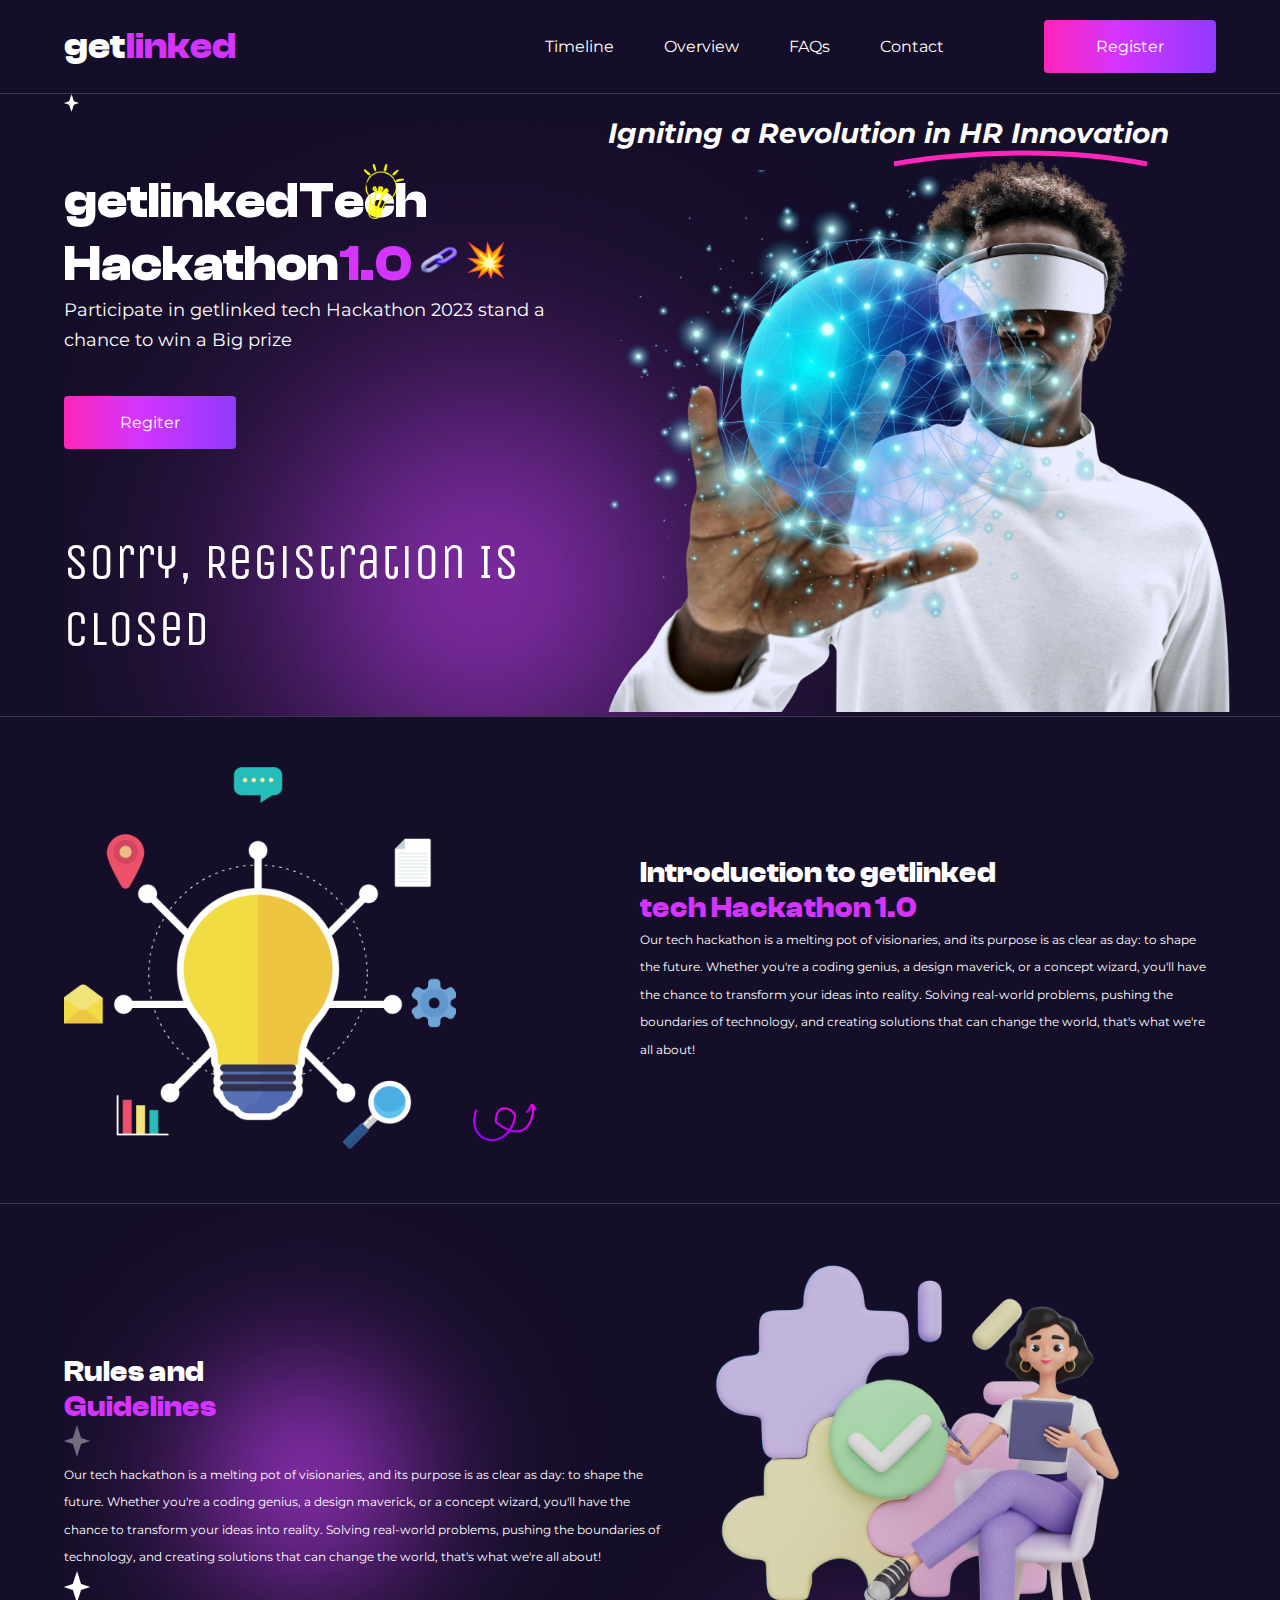
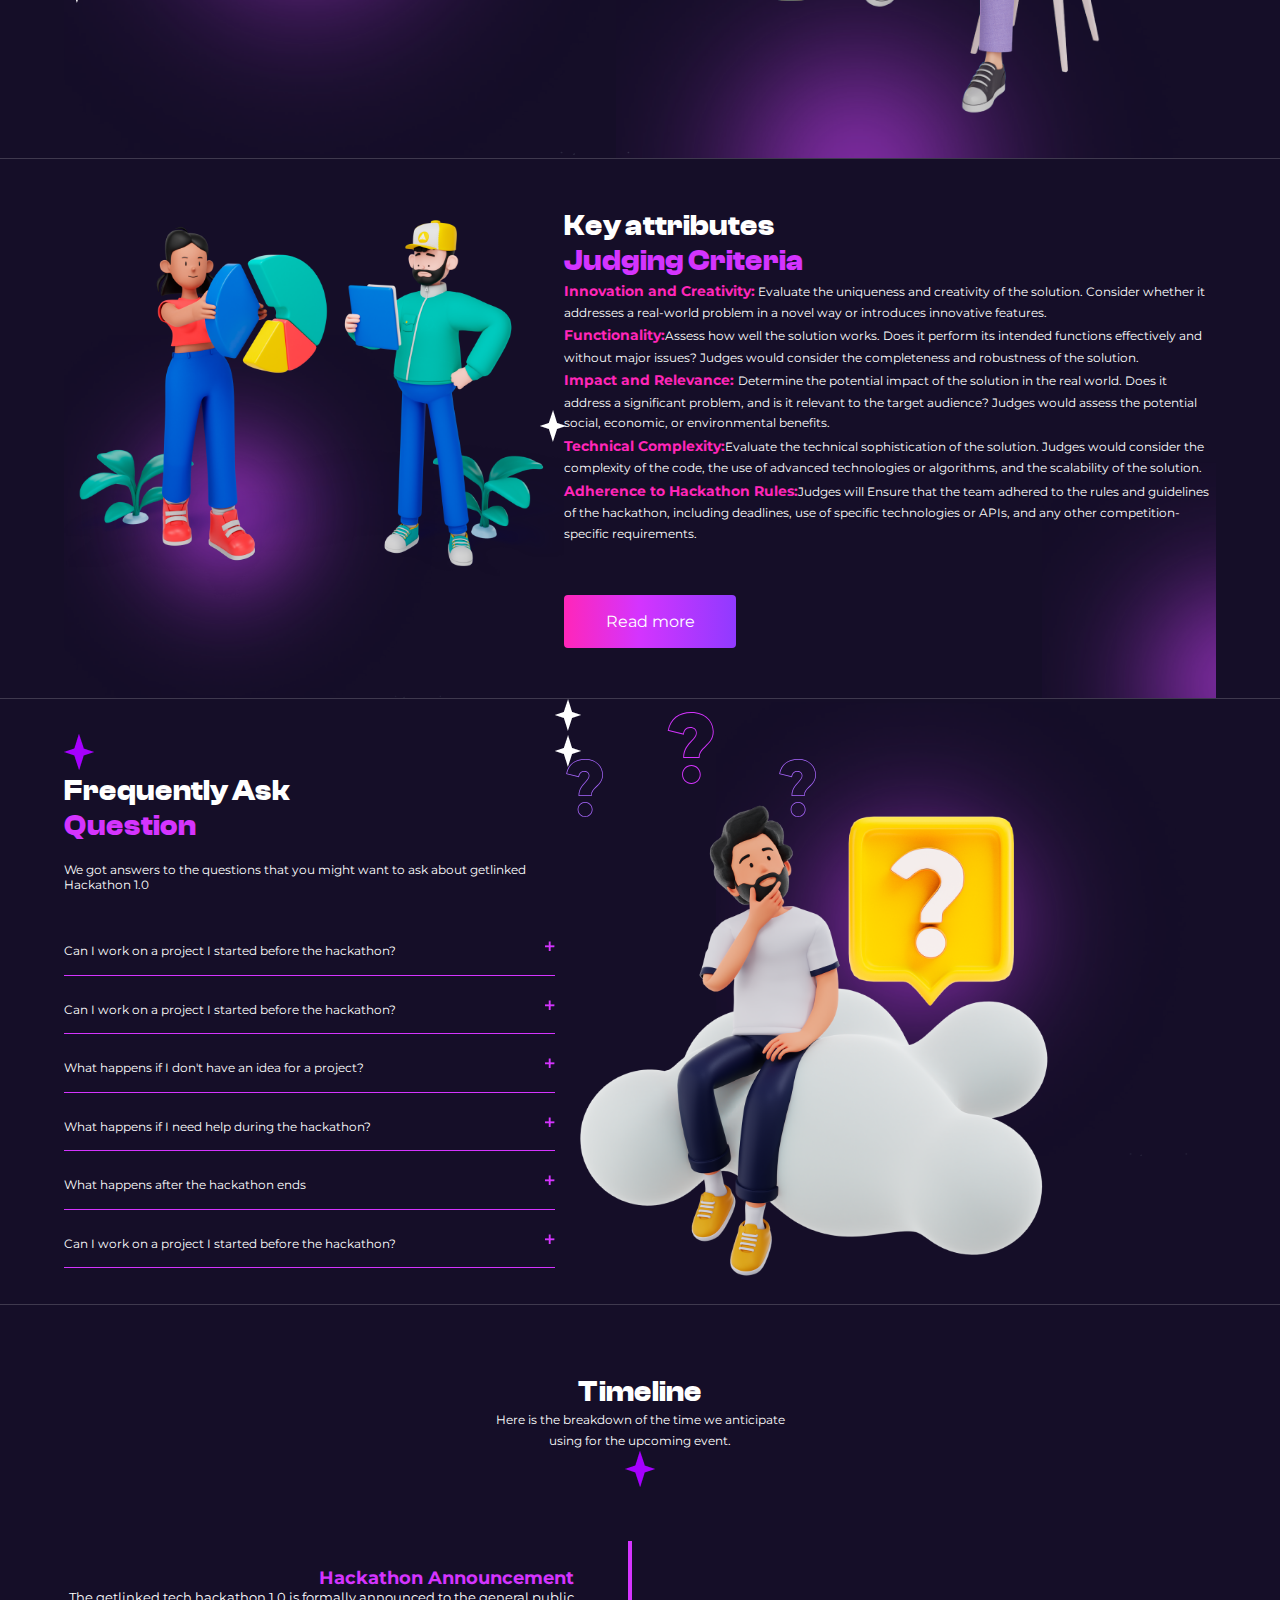
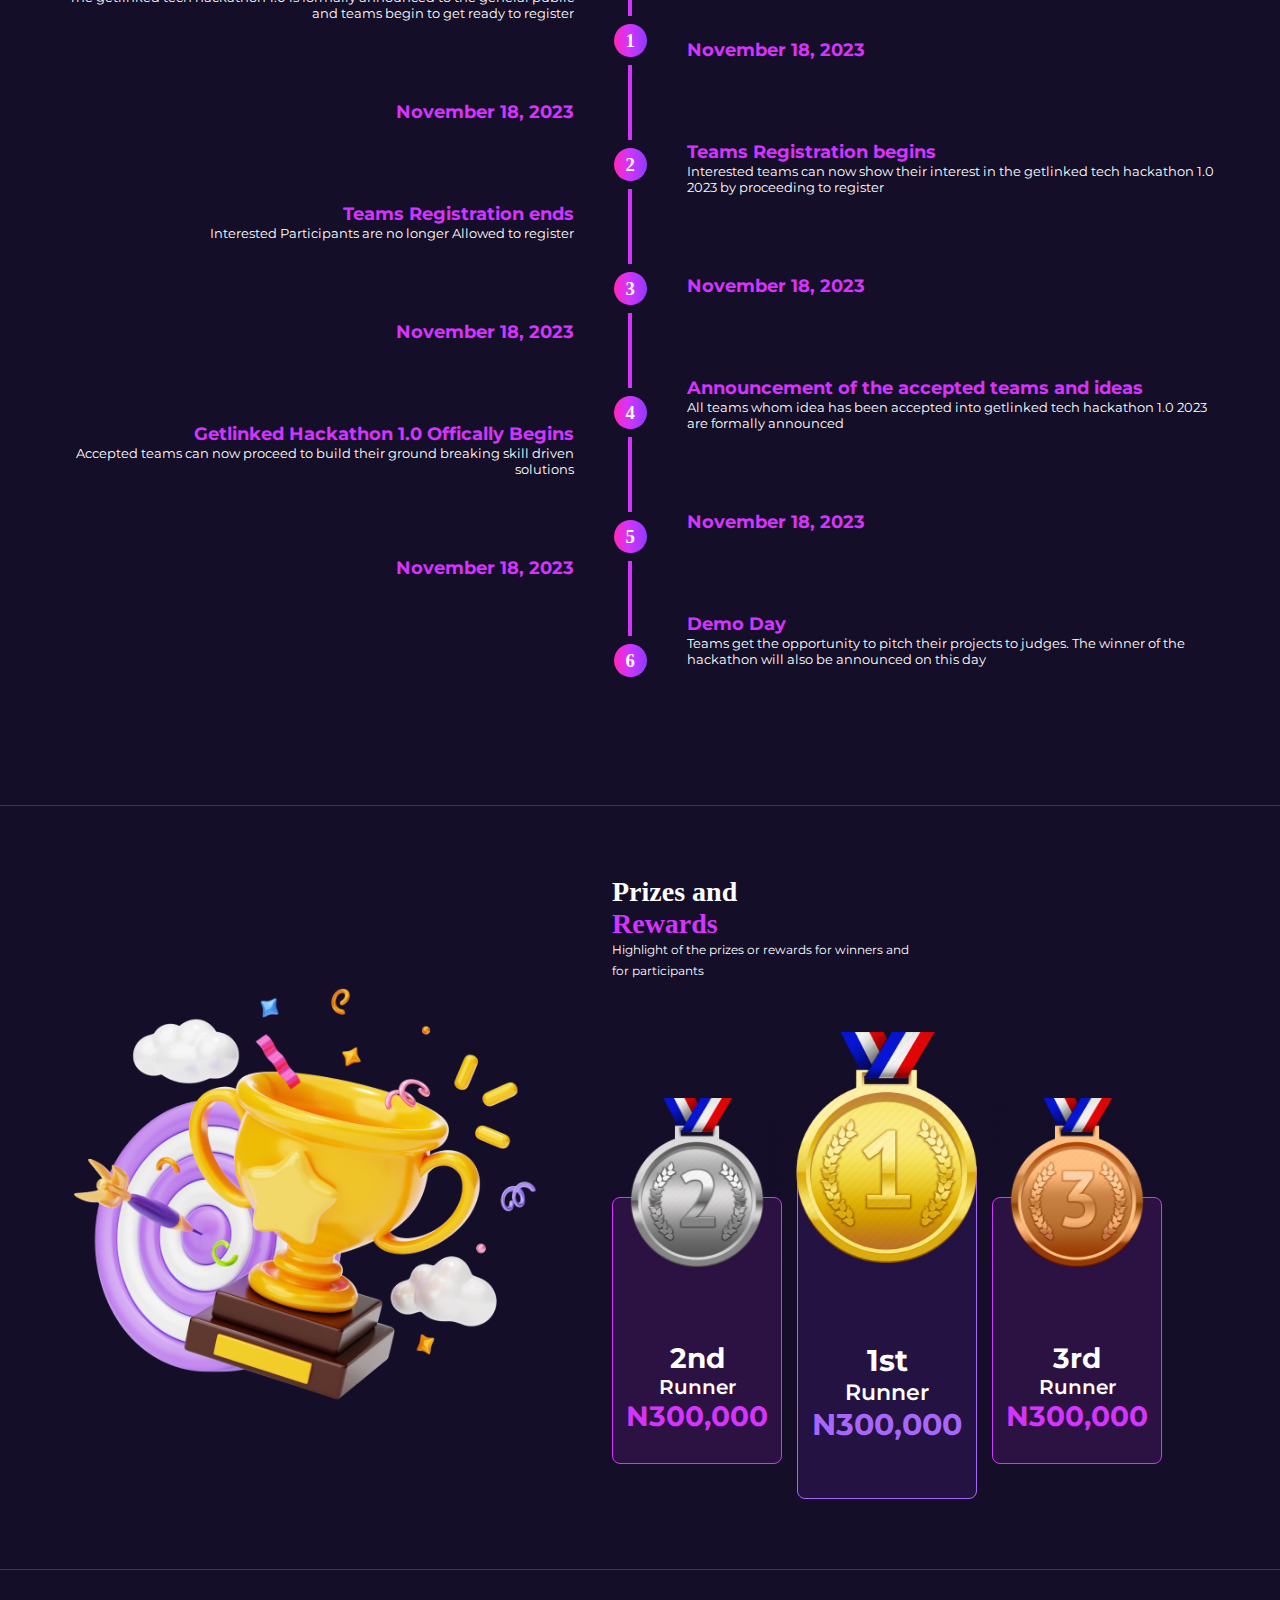
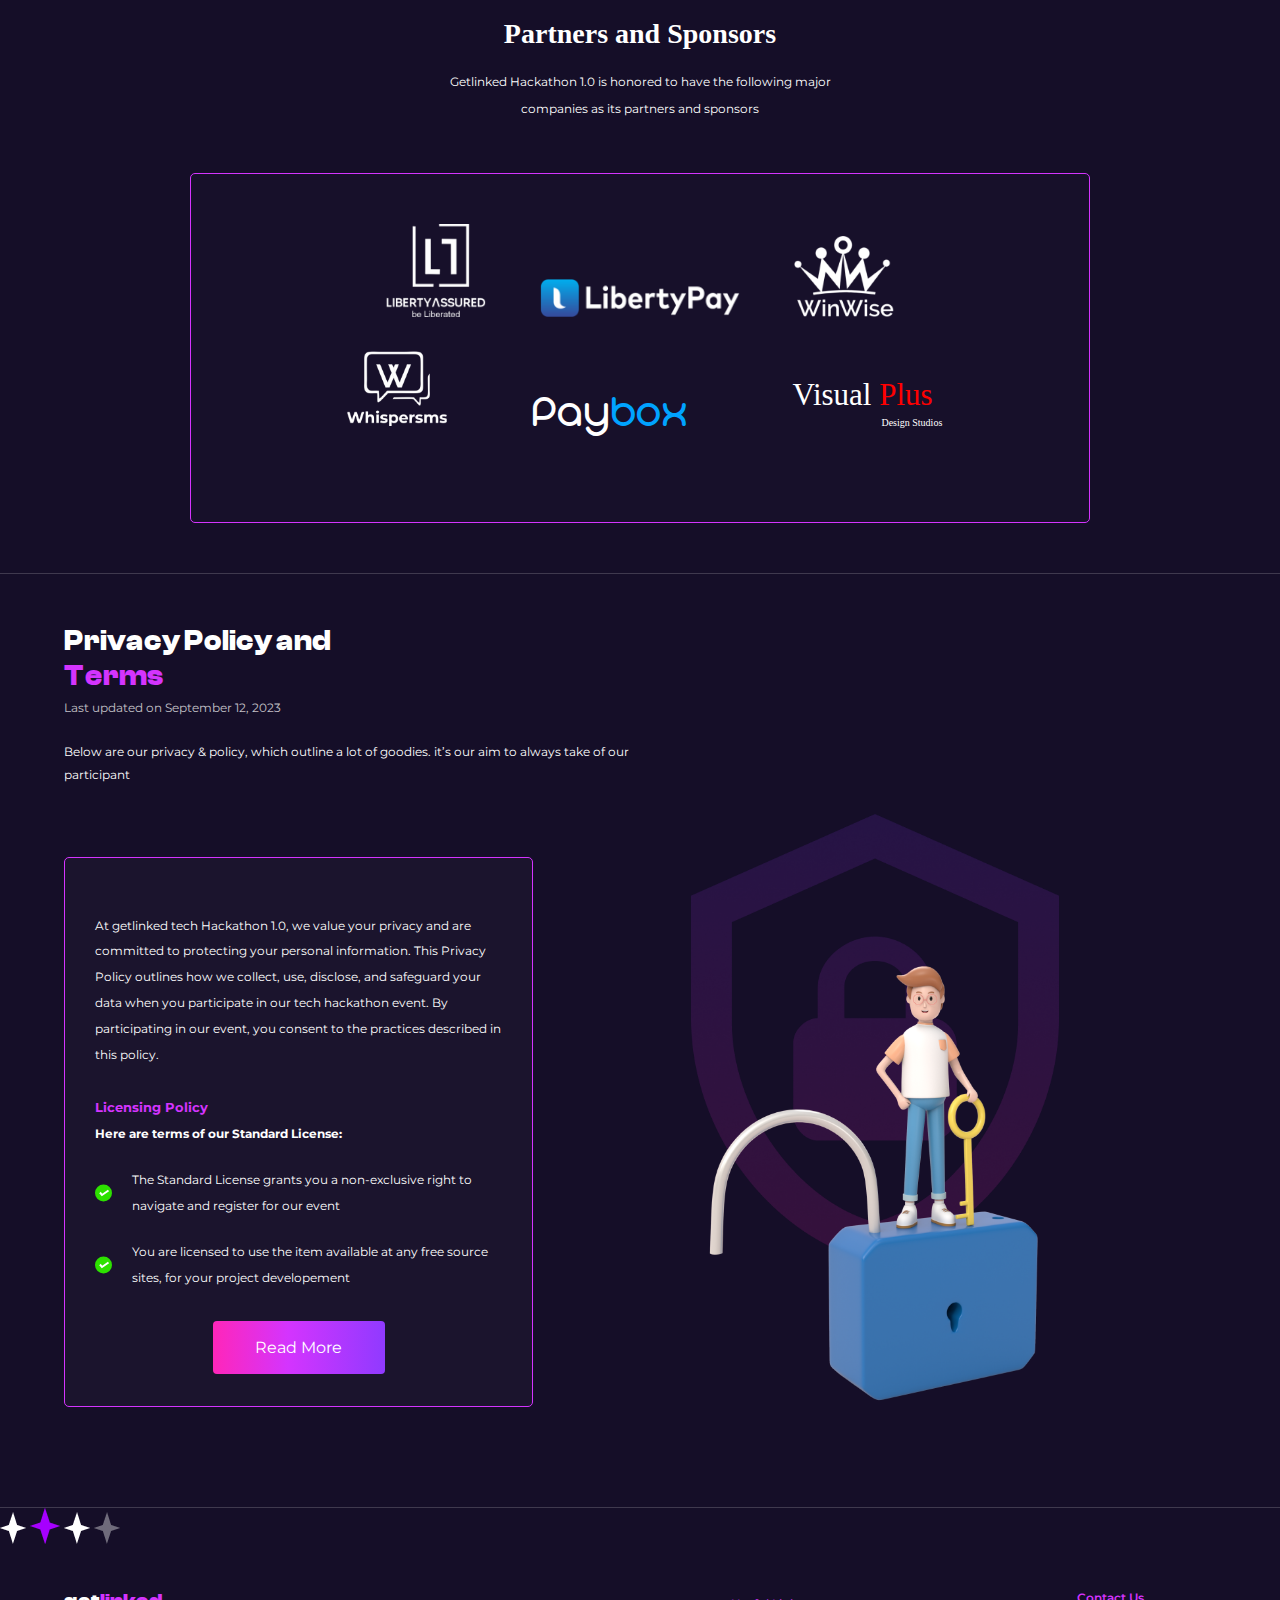
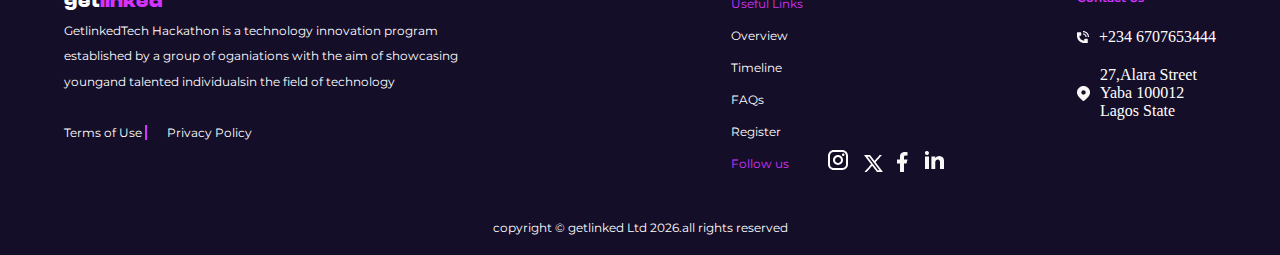
<file: index.html>
<!DOCTYPE html>
<html lang="en">
  <head>
    <meta charset="UTF-8" />
    <meta name="viewport" content="width=device-width, initial-scale=1.0" />
    <title>getlinked Tech Hackathon 1.0</title>
    <link
      rel="stylesheet"
      href="https://cdnjs.cloudflare.com/ajax/libs/font-awesome/6.4.2/css/all.min.css"
      integrity="sha512-z3gLpd7yknf1YoNbCzqRKc4qyor8gaKU1qmn+CShxbuBusANI9QpRohGBreCFkKxLhei6S9CQXFEbbKuqLg0DA=="
      crossorigin="anonymous"
      referrerpolicy="no-referrer" />
    <link rel="stylesheet" href="WEB/css/clash-display.css">
    <link rel="stylesheet" href="/index.css" />
    <link rel="stylesheet" media="(max-width: 600px)" href="mobile.css">
  </head>
  <body>
    <nav id="nav">
      <div class="nav-general-container container">
          <div class="nav-heading">
              <h3>
                  get<span id="logo">linked
              </h3>
              
          </div>
          <div class="nav-links">
              <ul >
                  <a href="#"><li>Timeline</li></a>
                  <a href="#"><li>Overview</li></a>
                  <a href="#"><li>FAQs</li></a>
                  <a id="contact" class="contact" href="/contactpage.html"><li>Contact</li></a>
              </ul>
              <button class="nav_btn"><a href="/regiterpage.html">Register</a>
              </button>
              <img class="close-toggle" src="/images/Vector.svg" alt="open toggle" />
          </div>
            <img class="open-toggle" src="/images/Vector (1).svg" alt="open toggle" />  
      </div>
      <hr class="all_hr" />
    </nav>
  
    <header>
      <div class="header-container container">
        <div class="star">
          <picture>
            <source media="(max-width: 600px)" srcset="images/star mobile.png 1x">
            <img class="star-desktop" src="/images/star.png" alt="Star Image" />
          </picture>
        </div>
        <div class="img-header-content-mobile">
          <h5>Igniting a Revolution in HR Innovation</h5>
            <img class="strike-et-img" src="/images/strike-et-line.svg" alt="Strike Image">
        </div>
        <div class="bulb-container">
          <picture>
            <source media="(max-width: 600px )" srcset="/images/bulb-mobile.png 1x">
            <img class="bulb" src="/images/Creative 1.png" alt="Bulb Image" />
          </picture>
        </div>
        <div class="header-head">
          <div class="header-content">
            <h2>getlinkedTech</h2>
            <h2>Hackathon<span class="num1">1.0</span>
              <picture>
                <source media="(max-width: 600px)" srcset="/images/chain-mobile.png 1x">
                <img class="chain"
                src="/images//chain-9365116-7621444.png "
                  alt="Chain Image" />
              </picture>
                
              <picture>
                <source media="(max-width: 600ox )" srcset="/images/shinnylightmobile.png 1x">
                <img class="shinnylight" src="/images/light.png" alt="Shinny Image">
              </picture>
            </h2>
            <p>
                Participate in getlinked tech Hackathon 2023 stand a chance to
                win a Big prize
            </p>
              <button class="header-btn"><a href="/regiterpage.html">Regiter</a></button>

            <div class="header-counter">
              <h4>00 <sub>D</sub></h4>
              <h4>00 <sub>H</sub></h4>
              <h4>00 <sub>M</sub></h4>
              <h4>00 <sub>S</sub></h4>

              <picture>
                <source media="(max-width: 600px)" srcset="/images/star png mobile.png 1x">
                <img
                    class="bottom-star"
                    src="/images/star buttom.png"
                    alt="" />
              </picture>
            </div>
          </div>
          
          <div class="header-img">
            <div class="img-header-content">
              <h5>Igniting a Revolution in HR Innovation</h5>

              <picture>
                <source media="(max-width: 600px)" srcset="/images/et-img-mobile.svg 1x">
                <img class="strike-et-img" src="/images/strike-et-line.svg" alt="Strike Image">
              </picture>
            </div>
            <div class="img-container">
              <picture>
                <source media="(max-width: 600px)" srcset="/images/man on glassses mobile.png 1x">
                <img class="man-wearing-glasses" src="/images/man-wearing-smart-glasses-touching-virtual-screen 1.png" alt="">
              </picture>
              
              <picture>
                <source media="(max-width:600px)" srcset="/images/Image 1 mobile.png 1x">
                <img class="img-bg" src="/images/Image 1.png" alt="">
              </picture>
            </div>
          </div>
        </div>
      </div>
        <hr class="all_hr" />
    </header>

    <section>
      <div class="section-container container">
        <div class="section-aside">
          <picture>
            <source media="(max-width: 600px)" srcset="/images/the bid idea mobile.png 1x">
            <img class="aside-img" src="/images/the big idea 1.png" alt="big idea image" />
          </picture>
              <img class="arrow" src="/images//arrow.png" alt="Arrow Image">
              
        </div>
        <div class="section-content">
          <h1>Introduction to getlinked</h1>
          <h1>tech Hackathon 1.0</h1>
          <p>
              Our tech hackathon is a melting pot of visionaries, and its
              purpose is as clear as day: to shape the future. Whether you're a
              coding genius, a design maverick, or a concept wizard, you'll have
              the chance to transform your ideas into reality. Solving
              real-world problems, pushing the boundaries of technology, and
              creating solutions that can change the world, that's what we're
              all about!
          </p>
        </div>
      </div>
        <hr class="all_hr" />
    </section>

    <aside>
      <div class="details-container container">
        <div class="details-content">
          <h2>Rules and</h2>
          <h2>Guidelines</h2>
            <img class="details-star" src="/images/star buttom.png" alt="Star Image" />
            <p>
              Our tech hackathon is a melting pot of visionaries, and its
              purpose is as clear as day: to shape the future. Whether you're a
              coding genius, a design maverick, or a concept wizard, you'll have
              the chance to transform your ideas into reality. Solving
              real-world problems, pushing the boundaries of technology, and
              creating solutions that can change the world, that's what we're
              all about!
            </p>
            <img class="details-star-bottom" src="/images/star.png" alt="Star" />
          </div>

          <picture>
            <source media="(max-width: 600px)" srcset="/images/cinderella.png 1x">
            <img class="details-img" src="/images/cinderella.png" alt="details img" />
          </picture>
          
        </div>
        <hr class="all_hr" />
      </aside>
      
      <section class="main-section">
        <div class="sum-container container">
          <picture>
            <source media="(max-width: 600px)" srcset="/images/gamingmobile.png 1x">
            <img class="sum-img" src="/images/gaming.png" alt="Gaming Image">
          </picture>
            <div class="sum-star-bottom">
              <img src="/images/star.png" alt="Star Image" />
            </div>
          <div class="sum-content">
            <h3>Key attributes</h3>
            <h3>Judging Criteria</h3>
            <div class="p-container">
              <p>
                <strong>Innovation and Creativity:</strong> Evaluate the
                uniqueness and creativity of the solution. Consider whether it
                addresses a real-world problem in a novel way or introduces
                innovative features.
              </p>
              <p>
                <strong>Functionality:</strong>Assess how well the solution
                works. Does it perform its intended functions effectively and
                without major issues? Judges would consider the completeness and
                robustness of the solution.
              </p>
              <p>
                <strong>Impact and Relevance: </strong> Determine the potential
                impact of the solution in the real world. Does it address a
                significant problem, and is it relevant to the target audience?
                Judges would assess the potential social, economic, or
                environmental benefits.
              </p>
              <p>
                <strong>Technical Complexity:</strong>Evaluate the technical
                sophistication of the solution. Judges would consider the
                complexity of the code, the use of advanced technologies or
                algorithms, and the scalability of the solution.
              </p>
              <p>
                <strong>Adherence to Hackathon Rules:</strong>Judges will Ensure
                that the team adhered to the rules and guidelines of the
                hackathon, including deadlines, use of specific technologies or
                APIs, and any other competition-specific requirements.
              </p>
            </div>
            <button class="sum-btn"><a href="/regiterpage.html">Read more</a></button>
          </div>
        </div>
        <hr class="all_hr" />
      </section>

      <main>
        <div class="main-container container">
          <div class="main-header">
            <img class="main-top-star" src="/images/star pu.png" alt="" />
            <h2>Frequently Ask</h2>
            <h2>Question</h2>
            <p>
                We got answers to the questions that you might want to ask about
                getlinked Hackathon 1.0
            </p>
            <div class="main-center">
              <div class="main-article">
                <div class="question">
                  <p>
                    Can I work on a project I started before the hackathon?
                  </p>
  
                  <div class="toggle-container">
                    <img class="show-icon" data-target="1" src="images/plus.png" alt="plusIcon">
  
                    <img class="hidden-icon" data-target="1" src="/images/minus-regular-24.png" alt="minusIcon">
                  </div>
                </div>
                <div class="toggle-content" data-content-id="1">
                  Can I work on a project I started before the hackathon?
                </div>
                <hr class="underline"/>
              </div>
              <div class="main-article">
                <div class="question">
                  <p>
                    Can I work on a project I started before the hackathon?
                  </p>
  
                  <div class="toggle-container">
                    <img class="show-icon" data-target="2" src="images/plus.png" alt="">
  
                    <img class="hidden-icon" data-target="2" src="/images/minus-regular-24.png" alt="minusIcon">
                  </div>
  
                </div>
                <div class="toggle-content" data-content-id="2">
                  Can I work on a project I started before the hackathon?
                </div>
                <hr class="underline" />
              </div>
              <div class="main-article">
                <div class="question">
                  <p>
                    What happens if I don't have an idea for a project?
                  </p>
  
                  <div class="toggle-container">
                    <img class="show-icon" data-target="3" src="images/plus.png" alt="plus-icon">
  
                    <img class="hidden-icon" data-target="3" src="/images/minus-regular-24.png" alt="minusIcon">
                  </div>
  
                </div>
                <div class="toggle-content" data-content-id="3">
                  What happens if I don't have an idea for a project?
                </div>
                <hr class="underline" />
              </div>
              <div class="main-article">
                <div class="question">
                  <p>
                    What happens if I need help during the hackathon?
                  </p>
  
                  <div class="toggle-container">
                    <img class="show-icon" data-target="4" src="images/plus.png" alt="">
  
                    <img class="hidden-icon" data-target="4" src="/images/minus-regular-24.png" alt="minusIcon">
  
                  </div>
                </div>
                <div class="toggle-content" data-content-id="4">
                  What happens if I need help during the hackathon?
                </div>
                <hr class="underline" />
              </div>
              <div class="main-article">
                <div class="question">
                  <p>
                    What happens after the hackathon ends
                  </p>
  
                  <div class="toggle-container">
                      <img class="show-icon" data-target="5" src="images/plus.png" alt="">
  
  
                    <img class="hidden-icon" data-target="5" src="/images/minus-regular-24.png" alt="minusIcon">
  
                  </div>
                </div>
                <div class="toggle-content" data-content-id="5">
                  What happens after the hackathon ends
                </div>
                <hr class="underline" />
              </div>
                  
              <div class="main-article">
                <div class="question">
                  <p>
                    Can I work on a project I started before the hackathon?
                  </p>
  
                  <div class="toggle-container">
                    <img class="show-icon" data-target="6" src="images/plus.png" alt="">
  
                    <img class="hidden-icon" data-target="6" src="/images/minus-regular-24.png" alt="minusIcon">
                  </div>
                </div>
                <div class="toggle-content" data-content-id="6">
                  Can I work on a project I started before the hackathon?
                </div>
                  <hr class="underline" />
              </div>
            </div>
          </div>
          <div class="main-aside">
            <div class="question-mark">
              <p id="card1">?</p>
              <p id="card2">?</p>
              <p id="card3">?</p>
            </div>
            <div class="main-star">
              <img src="/images/star.png" alt="" />
            </div>
            <div class="main-bottom-star">
              <img src="/images/star.png" alt="" />
            </div>
            <picture>
              <source media="(max-width: 600px)" srcset="/images/cwok_casual_21 1 (1) mobile.png 1x">
              <img class="main-img" src="/images/cwok_casual_21 1.png" alt="questions-img" />
            </picture>           
          </div>
        </div>
          <hr class="all_hr" />
      </main>

      <article>
        <div class="article-container container">
          <div class="article-header">
            <h1>Timeline</h1>
            <p>
              Here is the breakdown of the time we anticipate <br />
              using for the upcoming event.
            </p>
            <div class="article-star">
              <img src="/images/star pu.png" alt="Star Image" />
            </div>
          </div>
          
          <div class="article-body">
            <div class="main-article-left">
              <h5>Hackathon Announcement</h5>
              <p>
                The getlinked tech hackathon 1.0 is formally announced to the
                general public and teams begin to get ready to register
              </p>
              <h6>November 18, 2023</h6>
              <h5>Teams Registration ends</h5>
              <p>Interested Participants are no longer Allowed to register</p>
              <h6>November 18, 2023</h6>
              <h5>Getlinked Hackathon 1.0 Offically Begins</h5>
              <p>
                Accepted teams can now proceed to build their ground breaking
                skill driven solutions
              </p>
              <h6>November 18, 2023</h6>
              <div class="article-left-star">
                <!-- <img src="/images/star buttom.png" alt="" /> -->
              </div>
            </div>
            <div class="line-outline">
              <div class="line"></div>
              <div class="num-outline">
                <h3>1</h3>
              </div>
              <div class="line"></div>
              <div class="num-outline">
                <h3>2</h3>
              </div>
              <div class="line"></div>
              <div class="num-outline">
                <h3>3</h3>
              </div>
              <div class="line"></div>
              <div class="num-outline">
                <h3>4</h3>
              </div>
              <div class="line"></div>
              <div class="num-outline">
                <h3>5</h3>
              </div>
              <div class="line"></div>
              <div class="num-outline">
                <h3>6</h3>
              </div>
            </div>
            <div class="main-article-right">
              <div class="article-right-star">
                <!-- <img src="/images/star.png" alt="" /> -->
              </div>
              <h6>November 18, 2023</h6>
              <h5>Teams Registration begins</h5>
              <p>
                Interested teams can now show their interest in the getlinked
                tech hackathon 1.0 2023 by proceeding to register
              </p>
              <h6>November 18, 2023</h6>
              <h5>Announcement of the accepted teams and ideas</h5>
              <p>
                All teams whom idea has been accepted into getlinked tech
                hackathon 1.0 2023 are formally announced
              </p>
              <h6>November 18, 2023</h6>
              <h5>Demo Day</h5>
              <p>
                Teams get the opportunity to pitch their projects to judges. The
                winner of the hackathon will also be announced on this day
              </p>
            </div>
          </div>
        </div>
        <hr class="all_hr" />
      </article>

      <figure>
        <div class="award-container container">
          <div class="figure-header-mobile">
            <h2>Prizes and</h2>
            <h2>Rewards</h2>
            <p>
              Highlight of the prizes or rewards for winners and <br> for
              participants
            </p>
          </div>
          <picture>
            <source media="(max-width: 600px)" srcset="/images/awarmobile.png">
            <img class="award-trophy" src="/images/cupaward.png" alt="" />
          </picture>
          <div class="figure-content">
            <div class="figure-header">
              <h2>Prizes and</h2>
              <h2>Rewards</h2>
              <p>
                Highlight of the prizes or rewards for winners and <br> for
                participants
              </p>
            </div>
            <div class="award-prize-container">

              <div class="silver-award">
                <picture>
                  <source media="(max-width: 600px)" srcset="/images/silver_medal 1 mobile.png 1x">
                  <img class="silver-award-img" src="/images/silver_medal 1.png" alt="Silver Award Image" />
                </picture> 
                <div class="silver-award-prize-content">
                  <h5>2nd</h5>
                  <h6>Runner</h6>
                  <h4>N300,000</h4>
                </div>
              </div>
              <div class="gold-award">
                <picture>
                  <source media="(max-width: 600px)" srcset="images/gold_medal 1 mobile.png">
                  <img class="gold-desktop" src="/images/gold_medal 1.png" alt="" />
                </picture>
                <div class="gold-award-prize-content">
                  <h5>1st</h5>
                  <h6>Runner</h6>
                  <h4>N300,000</h4>
                </div>
                
              </div>
              <div class="bronze-award">
                <picture>
                  <source media="(max-width: 600px)" srcset="/images/bronze_medal 1 mobile.png">
                  <img class="bronze-desktop" src="/images/bronze_medal 1.png" alt="" />
                </picture>
                <div class="bronze-award-prize-content">
                  <h5>3rd</h5>
                  <h6>Runner</h6>
                  <h4>N300,000</h4>
                </div>
              </div>
            </div>
          </div>
        </div>
        <hr class="all_hr" />
      </figure>

      <div class="logo-general-container-item">
        <div class="logo-general-container">
          <div class="logo-header">
            <h1>Partners and Sponsors</h1>
            <p>
              Getlinked Hackathon 1.0 is honored to have the following major
              <br />
              companies as its partners and sponsors
            </p>
          </div>
          <div class="logo-container">
            <div class="logo-grid-container">
              <img id="liberty-company"
              src="/images/Liberty company logo white colour.png"
              alt="liberty-logo" />
            <img id="liberty-logo"
              src="/images/Liberty company logo white.png"
              alt="liberty-company-logo" />
              
            <img id="winwise-company"
              src="/images/Winwise logo White colour 1.png"
              alt="winwise-company-logo" />
            <div class="et-logo">
              <img id="wisper-company"
              src="/images/wisper logo white.png"
              alt="wisper-company-logo" />
            <div id="paybox-logo">
              <h1>Pay<span>box</span></h1>
            </div>
            <div id="visualplus-logo">
              <h2>
                Visual <span>Plus</span>
                <p>Design Studios</p>
              </h2>
            </div>
            </div>
            </div>
          </div>
        </div>
        <hr class="all_hr" />
      </div>
      
      <figcaption>
        <div class="figcaption-container container">
          <div class="figcaption-content">
            <div class="figcaption-header">
              <h1>Privacy Policy and</h1>
              <h1>Terms</h1>
              <p>Last updated on September 12, 2023</p>
              <p>
                Below are our privacy & policy, which outline a lot of goodies.
                it’s our aim to always take of our participant
              </p>
            </div>
            <div class="figcaption-main-container">
              <div class="main-content">
                <p>
                  At getlinked tech Hackathon 1.0, we value your privacy and are
                  committed to protecting your personal information. This
                  Privacy Policy outlines how we collect, use, disclose, and
                  safeguard your data when you participate in our tech hackathon
                  event. By participating in our event, you consent to the
                  practices described in this policy.
                </p>
              </div>
              <div class="list-content">
                <h4>Licensing Policy</h4>
                <h5>Here are terms of our Standard License:</h5>

                <ul>
                  <div class="list-item">
                    <img src="/images/list terms.svg" alt="" />
                    <li>
                      The Standard License grants you a non-exclusive right to
                      navigate and register for our event
                    </li>
                  </div>
                  <div class="list-item">
                    <img src="/images/list terms.svg" alt="" />
                    <li>
                      You are licensed to use the item available at any free
                      source sites, for your project developement
                    </li>
                  </div>

                  <button class="figcaption-btn">
                    <a href="#">Read More</a>
                  </button>
                </ul>
              </div>
            </div>
          </div>
          <div class="figcaption-img">
            <picture>
              <source media="(max-width: 600px)" srcset="/images/luck-mobile.png">
              <img class="unluck-img-desktop" src="/images//unlock.png" alt="privacy-img" />
            </picture>
            <picture>
              <source media="(max-width: 600px)" srcset="images/padluck-mobile.png">
              <img class="luck-bg" src="/images/Vector.png" alt="">
            </picture>
          </div>
        </div>
        <hr class="all_hr" />
      </figcaption>
      
      <footer>
        <div class="footer-star">
          <img id="star-top" src="/images/star.png" alt="" />
          <img id="star-bottom" src="/images/star pu.png" alt="" />
          <img id="star-left" src="/images/star.png" alt="" />
          <img id="star-left-bottom" src="/images/star buttom.png" alt="" />
        </div>
        <div class="footer-container container">
          <div class="footer-content">
            <a href="/index.html"><h3>get<span id="footer-logo">linked</span></h3></a>
            <p>
              GetlinkedTech Hackathon is a technology innovation program <br>
              established by a group of oganiations with the aim of showcasing <br>
              youngand talented individualsin the field of technology
            </p>
            <h6>Terms of Use <span>Privacy Policy</span>
            </h6>
          </div>
          <div class="footer-links">
            <ul>
              <a href=""
                ><li><span>Useful Links</span></li></a
              >
              <a href="#"><li>Overview</li></a>
              <a href="#"><li>Timeline</li></a>
              <a href="#"><li>FAQs</li></a>
              <a href="#"><li>Register</li></a>
              <a href="#"><li><span>Follow us</span></li></a>
              <div class="footer-icons">
                <a href="#"><img src="/images/mdi_instagram.svg" alt="instagram icons" /></a>
                <a href="https://twitter.com/mzzpurity?s=11"><img src="/images/twitter.png" alt="twitter icon" /></a>
                <a href="https://web.facebook.com/profile.php?id=100006884268752"><img src="/images/facebook.png" alt="facebook icon" /></a>
                <a href="https://www.linkedin.com/in/fatimatsiyaka"><img src="/images/ri_linkedin-fill.png" alt="linkedin icon" /></a>
              </div>
            </ul>
          </div>
          <div class="footer-info">
            <h2><span>Contact Us</span></h2>
            <div class="footer-contact">
              <img src="/images/call.png" alt="" />
              <p>+234 6707653444</p>
            </div>
            <div class="footer-contact">
              <img src="/images/location.png" alt="" />
              <p id="location">27,Alara Street <br> Yaba 100012 <br> Lagos State</p>
            </div>
          </div>
        </div>
        <div class="footer-end">
          <p>copyright &copy; getlinked Ltd <span id="date"></span>.all rights reserved
          </p>
        </div>
          <a href="#contact" class="topLink scroll-Link">
            <i class="fas fa-arrow-up "></i>  
          </a>    
      </footer>
    </div>
    <script src="/index.js"></script>
  </body>
</html>
</file>
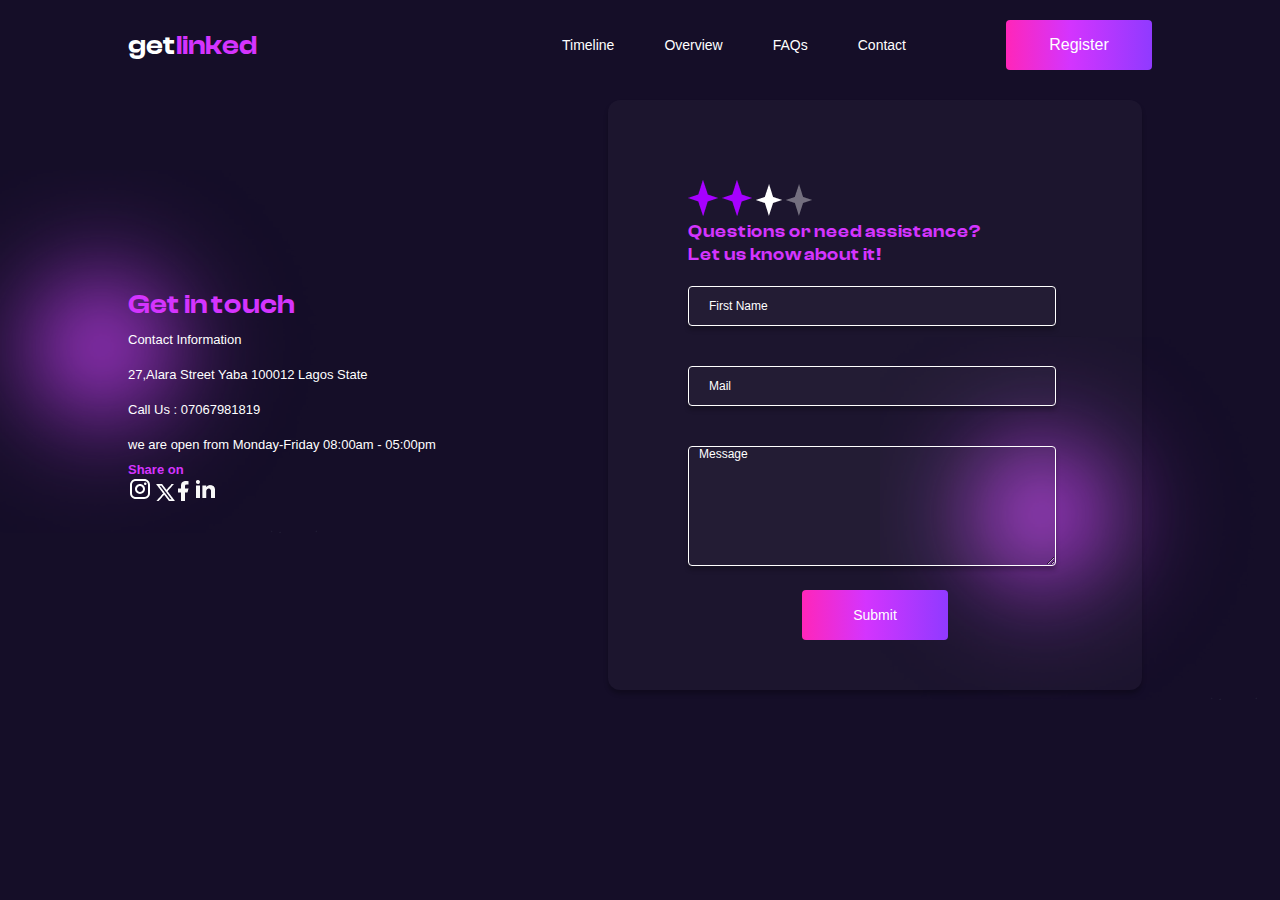
<file: contactpage.html>
<!DOCTYPE html>
<html lang="en">
<head>
    <meta charset="UTF-8">
    <meta name="viewport" content="width=device-width, initial-scale=1.0">
    <title>Contact Page</title>
    <link rel="stylesheet" href="/contactpage.css">
</head>
<body>
    <div class="general-container">
        <nav>
            <div class="nav-general-container container">
                <div class="nav-logo">
                    <a href="/index.html"><h3>
                        get<span id="linked">linked</
                        </h3>
                    </a>
                </div>
                <div class="nav-links">
                    <ul>
                        <a href="#"><li>Timeline</li></a>
                        <a href="#"><li>Overview</li></a>
                        <a href="#"><li>FAQs</li></a>
                        <a href="/contactpage.html"><li><span>Contact</span></li></a>
                    </ul>
                    <button class="nav_btn"><a href="/regiterpage.html">Register</a></button>
                </div>
            </div>
        </nav>
        <section>
            <div class="section-content g-container container">
                <div class="content-info-page ">
                    <h1>Get in touch</h1>
                <p>Contact
                    Information</p>
                    <p>27,Alara Street
                        Yaba 100012
                        Lagos State</p>
                        <p>Call Us : 07067981819</p>
                        <p>we are open from Monday-Friday
                            08:00am - 05:00pm</p>
                            <h4>Share on</h4>
                            <div class="section-icon">
                                <a href="#"><img src="/images/mdi_instagram.svg" alt=""></a>
                                <a href="#"><img src="/images/twitter.png" alt=""></a>
                                <a href="#"><img src="/images/facebook.png" alt=""></a>
                                <a href="#"><img src="/images/ri_linkedin-fill.png" alt=""></a>
                            </div>
                </div>
                <div class="contact-form-page">
                    <div class="contact-star">
                        <img class="top" src="/images/star pu.png" alt="">
                        <img class="bottom" src="/images/star pu.png" alt="">
                        <img class="left" src="/images/star.png" alt="">
                        <img class="right" src="/images/star buttom.png" alt="">
                    </div>
                    <form action="">
                        <a href="/index.html"><img id="next" src="/images/next.png" alt=""></a>
                        <h2>Questions or need assistance?</h2>
                    <h2>Let us know  about it!</h2>
                    <p id="mobile-content">Email us below to any question related 
                        to our event</p>
                    <input type="text" id="fname" placeholder="First Name"> 

                    <input type="email" name="mail" id="mail" placeholder="Mail"> 

                    <textarea name="" id="" cols="30" rows="10">Message</textarea>
                    
                    <button>Submit</button>
                    
                            <div class="mobile-section-icon">
                                <h4>Share on</h4>
                                <a href="#"><img src="/images/mdi_instagram.svg" alt=""></a>
                                <a href="#"><img src="/images/twitter.png" alt=""></a>
                                <a href="#"><img src="/images/facebook.png" alt=""></a>
                                <a href="#"><img src="/images/ri_linkedin-fill.png" alt=""></a>
                            </div>
                    </form>
                </div>                
            </div>
        </section>
    </div>
</file>
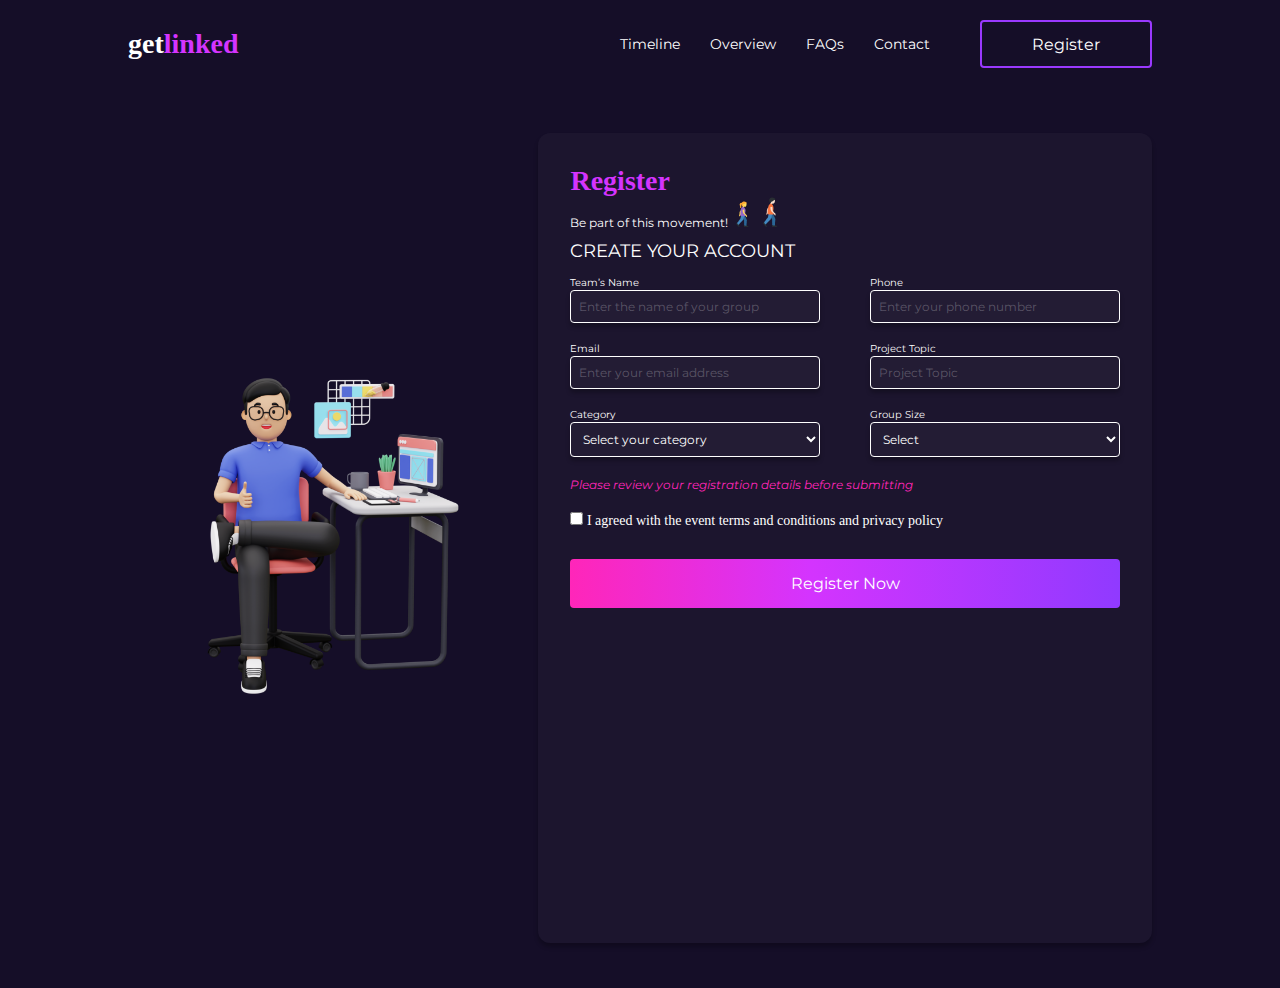
<file: regiterpage.html>
<!DOCTYPE html>
<html lang="en">
<head>
    <meta charset="UTF-8">
    <meta name="viewport" content="width=device-width, initial-scale=1.0">
    <title>Register Page</title>
    <link rel="stylesheet" href="/registerpage.css">
</head>
<body>
    <div class="general-container">
        <nav>
            <div class="nav-general-container container">
                <div class="nav-logo">
                    <a href="/index.html"><h3>
                        get<span id="linked">linked</
                    </h3></a>
                </div>
                <div class="nav-links">
                    <ul>
                        <a href="#"><li>Timeline</li></a>
                        <a href="#"><li>Overview</li></a>
                        <a href="#"><li>FAQs</li></a>
                        <a href="/contactpage.html"><li>Contact</li></a>
                    </ul>
                    <button class="nav_btn"><a href="#">Register</a></button>
                </div>
            </div>
        </nav>
        <section>
            <div class="section-container container">
                <picture>
                    <a href="/index.html"><h1 id="picture-heading">Register</h1></a>
                    <source media="(max-width: 600px)" srcset="/images/register-img-mobile.png">
                    <img class="register-img" src="/images/register.png" alt="">
                </picture>
                <div class="section-content">
                    <h1>Register</h1> 
                    <p>Be part of this movement! <span><img src="/images/img.png" alt=""><img src="/images/image_processing20200511-10310-13mnlsx.png" alt=""></span></p>
                    <h2>CREATE YOUR ACCOUNT</h2>
                    <form action="">
                        <div class="et-form-input">
                            <div class="teamA">
                                <label for="name">Team’s Name</label>
                                <br>
                                <input type="text" id="name" placeholder="Enter the name of your group">
                                <br>
                                <label for="mail">Email</label>
                                <br>
                                <input type="email" id="email" placeholder="Enter your email address">
                                <br>
                                <label for="category">Category</label>
                                <br>
                                <select name="" id="">
                                    <option value="selected">Select your category</option>
                                </select>
                            </div>
                            <div class="teamB">
                                <label for="phone">Phone</label>
                                <br>
                                <input type="tel" id="phone" placeholder="Enter your phone number">
                                <br>
                                <label for="mail">Project Topic</label>
                                <br>
                                <input type="text" id="project" placeholder="Project Topic">
                                <br>
                                <label for="group">Group Size</label>
                                <br>
                                <select name="selected" id="group">
                                    <option value="">
                                        Select
                                    </option>
                                </select>          
                            </div>          
                          
                        </div>
                        <div class="et-form-input-mobile">
                            <label for="name">Team’s Name</label>
                            <br>
                            <input type="text" id="name" placeholder="Enter the name of your group">
                            <br>
                            <label for="phone">Phone</label>
                            <br>
                            <input type="tel" id="phone" placeholder="Enter your phone number">
                            <br>
                            <label for="mail">Email</label>
                            <br>
                            <input type="email" id="email" placeholder="Enter your email address">
                            <br>
                            <label for="mail">Project Topic</label>
                            <br>
                            <input type="text" id="project" placeholder="Project Topic">
                            <br> 
                            <div class="select-container-mobile">
                                <label for="category">Category</label> <br>
                                <select name="select" id="select1">
                                    <option value="selected">Select</option>
                                </select>
                                <label for="group">Group Size</label>                 
                                <select name="selected" id="group">
                                    <option value="">
                                        Select
                                    </option>
                                </select>         
                            </div>
                        </div>
                        <div class="review-text">Please review your registration details before submitting  
                        </div>
                        <div class="footer-label">
                            <input type="checkbox">
                            <label for="text">I agreed with the event terms and conditions  and privacy policy</label>
                        </div>
                        <button class="register-btn" type="button">Register Now</button>   
                    </form>
                </div>         
            </div>
            <div class="modalOverlay">
                <div class="success-message-container">
                    <div class="success-img">
                        <picture>
                            <source media="(max-width: 600px)" srcset="/images/successfully-done-mobile.png">
                            <img class="donemark" src="/images/successfully-done-5108472-4288033 1.png" alt="">
                        </picture>
                        <picture>
                            <source media="(max-width: 600px)" srcset="/images/successful-man-mobile.png">
                            <img class="doneman" src="/images/successful-man-3025713-2526911 1.png" alt="">
                        </picture>
                    </div>
                    <div class="content">
                        <h1>Congratulations <br>
                            you have successfully
                             Registered!</h1>
                             <p>Yes, it was easy and you did it! <br>
                                check your mail box for next step</p>
                                <button class="btn">Back</a></button>
                    </div>
                </div>
            </div>
        </section> 
    </div>   
    <script src="/registerpage.js"></script>
</body>
</html>
</file>
<file: WEB/css/clash-display.css>
/**
 * @license
 *
 * Font Family: Clash Display
 * Designed by: Indian Type Foundry
 * URL: https://www.fontshare.com/fonts/clash-display
 * © 2023 Indian Type Foundry
 *
 * Font Styles:
 * Clash Display Variable(Variable font)
 * Clash Display Extralight
 * Clash Display Light
 * Clash Display Regular
 * Clash Display Medium
 * Clash Display Semibold
 * Clash Display Bold
 *
*/


/**
* This is a variable font
* You can controll variable axes as shown below:
* font-variation-settings: 'wght' 700.0;
*
* available axes:

* 'wght' (range from 200.0 to 700.0)

*/

@font-face {
  font-family: 'ClashDisplay-Variable';
  src: url('../fonts/ClashDisplay-Variable.woff2') format('woff2'),
       url('../fonts/ClashDisplay-Variable.woff') format('woff'),
       url('../fonts/ClashDisplay-Variable.ttf') format('truetype');
       font-weight: 200 700;
       font-display: swap;
       font-style: normal;
}


@font-face {
  font-family: 'ClashDisplay-Extralight';
  src: url('../fonts/ClashDisplay-Extralight.woff2') format('woff2'),
       url('../fonts/ClashDisplay-Extralight.woff') format('woff'),
       url('../fonts/ClashDisplay-Extralight.ttf') format('truetype');
       font-weight: 200;
       font-display: swap;
       font-style: normal;
}


@font-face {
  font-family: 'ClashDisplay-Light';
  src: url('../fonts/ClashDisplay-Light.woff2') format('woff2'),
       url('../fonts/ClashDisplay-Light.woff') format('woff'),
       url('../fonts/ClashDisplay-Light.ttf') format('truetype');
       font-weight: 300;
       font-display: swap;
       font-style: normal;
}


@font-face {
  font-family: 'ClashDisplay-Regular';
  src: url('../fonts/ClashDisplay-Regular.woff2') format('woff2'),
       url('../fonts/ClashDisplay-Regular.woff') format('woff'),
       url('../fonts/ClashDisplay-Regular.ttf') format('truetype');
       font-weight: 400;
       font-display: swap;
       font-style: normal;
}


@font-face {
  font-family: 'ClashDisplay-Medium';
  src: url('../fonts/ClashDisplay-Medium.woff2') format('woff2'),
       url('../fonts/ClashDisplay-Medium.woff') format('woff'),
       url('../fonts/ClashDisplay-Medium.ttf') format('truetype');
       font-weight: 500;
       font-display: swap;
       font-style: normal;
}


@font-face {
  font-family: 'ClashDisplay-Semibold';
  src: url('../fonts/ClashDisplay-Semibold.woff2') format('woff2'),
       url('../fonts/ClashDisplay-Semibold.woff') format('woff'),
       url('../fonts/ClashDisplay-Semibold.ttf') format('truetype');
       font-weight: 600;
       font-display: swap;
       font-style: normal;
}


@font-face {
  font-family: 'ClashDisplay-Bold';
  src: url('../fonts/ClashDisplay-Bold.woff2') format('woff2'),
       url('../fonts/ClashDisplay-Bold.woff') format('woff'),
       url('../fonts/ClashDisplay-Bold.ttf') format('truetype');
       font-weight: 700;
       font-display: swap;
       font-style: normal;
}
</file>
<file: index.css>
@import url("https://fonts.googleapis.com/css2?family=Montserrat:ital,wght@0,100;0,200;0,300;0,400;0,500;0,600;0,700;1,100;1,200;1,300;1,400;1,500;1,600;1,700&display=swap");
@import url("https://fonts.googleapis.com/css2?family=Unica+One&display=swap");

@font-face {
  font-family: "ClashDisplay-Variable";
  src: url("/WEB/fonts/ClashDisplay-Variable.woff2") format("woff2"),
    url("/WEB/fonts/ClashDisplay-Variable.woff") format("woff"),
    url("/WEB/fonts/ClashDisplay-Variable.ttf") format("truetype");
  font-weight: 200 700;
  font-display: swap;
  font-style: normal;
}

@font-face {
  font-family: "ClashDisplay-Extralight";
  src: url("/WEB/fonts/ClashDisplay-Extralight.woff2") format("woff2"),
    url("/WEB/fonts/ClashDisplay-Extralight.woff") format("woff"),
    url("/WEB/fonts/ClashDisplay-Extralight.ttf") format("truetype");
  font-weight: 200;
  font-display: swap;
  font-style: normal;
}

@font-face {
  font-family: "ClashDisplay-Light";
  src: url("/WEB/fonts/ClashDisplay-Light.woff2") format("woff2"),
    url("/WEB/fonts/ClashDisplay-Light.woff") format("woff"),
    url("/WEB/fonts/ClashDisplay-Light.ttf") format("truetype");
  font-weight: 300;
  font-display: swap;
  font-style: normal;
}

@font-face {
  font-family: "ClashDisplay-Regular";
  src: url("/WEB/fonts/ClashDisplay-Regular.woff2") format("woff2"),
    url("/WEB/fonts/ClashDisplay-Regular.woff") format("woff"),
    url("/WEB/fonts/ClashDisplay-Regular.ttf") format("truetype");
  font-weight: 400;
  font-display: swap;
  font-style: normal;
}

@font-face {
  font-family: "ClashDisplay-Medium";
  src: url("/WEB/fonts/ClashDisplay-Medium.woff2") format("woff2"),
    url("/WEB/fonts/ClashDisplay-Medium.woff") format("woff"),
    url("/WEB/fonts/ClashDisplay-Medium.ttf") format("truetype");
  font-weight: 500;
  font-display: swap;
  font-style: normal;
}

@font-face {
  font-family: "ClashDisplay-Semibold";
  src: url("/WEB/fonts/ClashDisplay-Semibold.woff2") format("woff2"),
    url("/WEB/fonts/ClashDisplay-Semibold.woff") format("woff"),
    url("/WEB/fonts/ClashDisplay-Semibold.ttf") format("truetype");
  font-weight: 600;
  font-display: swap;
  font-style: normal;
}

@font-face {
  font-family: "ClashDisplay-Bold";
  src: url("/WEB/fonts/ClashDisplay-Bold.woff2") format("woff2"),
    url("/WEB/fonts/ClashDisplay-Bold.woff") format("woff"),
    url("/WEB/fonts/ClashDisplay-Bold.ttf") format("truetype");
  font-weight: 700;
  font-display: swap;
  font-style: normal;
}

@font-face {
  font-family: "TypoHoop";
  src: url("/WEB/Typo_Hoop_Regular_Demo.otf") format("truetype");
  font-weight: 400;
  font-display: swap;
  font-style: normal;
}
@font-face {
  font-family: "UnicaOne";
  src: url("/WEB/UnicaOne-Regular.ttf") format("truetype");
  font-weight: 400;
  font-display: swap;
  font-style: normal;
}
@font-face {
  font-family: "madeTommyFont";
  src: url("/WEB/madetommyfont/MADE\ TOMMY\ Bold\ Outline_PERSONAL\ USE.otf")
    format("truetype");
  font-weight: 500;
  font-display: swap;
  font-style: normal;
}

* {
  margin: 0;
  padding: 0;
  box-sizing: border-box;
}
:root {
  --white: #ffffff;
  --purple: #d434fe;
  --light-blue: #00a3ff;
  --red: #ff0000;
  --background-color: #150e28;
  --lime-green: #2de100;
  --pink: #ff26b9;
  --dark-purple: #903aff;
  --light-purple: #a866fd;
  --transparent-white: #ffffff.1%;
  --bg-hr: rgba(255, 255, 255, 0.18);
  --btn-background: linear-gradient(
    270deg,
    #903aff 0%,
    #d434fe 56.42%,
    #ff26b9 99.99%,
    #fe34b9 100%
  );
  --unica-one-family: "Unica One", cursive;
  --montensarri-family: "Montserrat", sans-serif;
  --font-size: 16px;
  --normal-style: normal;
  --line-height: normal;
}
html {
  scroll-behavior: smooth;
}
body {
  overflow-x: hidden;
}
.container {
  max-width: 90%;
  margin: 0 auto;
}
.all_hr {
  height: 1px;
  background: var(--bg-hr);
  border: none;
}
.open-toggle {
  display: none;
}
.close-toggle {
  display: none;
}

/* nav */

nav {
  background: var(--background-color);
}
.nav-general-container {
  display: flex;
  align-items: center;
  justify-content: space-between;
  padding: 20px 0;
}
.nav-heading h3 {
  font-size: 36px;
  font-style: var(--normal-style);
  font-weight: 700;
  line-height: var(--line-height);
  color: var(--white);
  font-family: "ClashDisplay-Bold";
}
#logo {
  font-size: 36px;
  font-style: var(--normal-style);
  font-weight: 700;
  line-height: var(--line-height);
  color: var(--purple);
}

.nav-links {
  display: flex;
  align-items: center;
  gap: 100px;
}
.nav-links ul {
  display: flex;
  align-items: center;
  justify-content: center;
  list-style-type: none;
  gap: 50px;
}
.nav-links ul a {
  text-decoration: none;
  color: var(--white);
  list-style-type: none;
  font-family: var(--montensarri-family);
  font-size: var(--font-size);
  font-style: var(--normal-style);
  line-height: var(--line-height);
  font-weight: 400;
  transition: all 0.5s;
}
.nav-links ul a:hover {
  background: var(--btn-background);
  background-clip: text;
  -webkit-background-clip: text;
  -webkit-text-fill-color: transparent;
  transition-timing-function: ease-in-out;
}
.nav_btn {
  width: 172px;
  height: 53px;
  flex-shrink: 0;
  border-radius: 4px;
  background: var(--btn-background);
  border: none;
  font-family: var(--montensarri-family);
  transition: all 0.5s;
}
.nav_btn:hover {
  border: 4px solid var(--pink);
  background: none;
  transition-timing-function: ease-in-out;
  cursor: pointer;
}
.nav_btn a {
  text-decoration: none;
  color: var(--white);
  font-family: var(--montensarri-family);
  font-size: var(--font-size);
  font-style: var(--normal-style);
  line-height: var(--line-height);
  font-weight: 400;
}
.fixedNav {
  position: fixed;
  top: 0;
  left: 0;
  width: 100%;
  z-index: 100;
  background: var(--background-color);
  box-shadow: 0 2px 0 4px rgba(0, 0, 0, 0.1);
}
/* header */

header {
  background-color: var(--background-color);
}
.img-header-content-mobile {
  display: none;
}
.star-desktop {
  width: 15px;
}
.bulb {
  position: absolute;
  width: 40px;
  left: 300px;
  top: 70px;
}
.chain {
  width: 40px;
}
.shinnylight {
  width: 40px;
}
.header-container {
  position: relative;
}
.header-img .strike-et-img {
  position: absolute;
  left: 72%;
}
.header-head {
  display: flex;
  justify-content: center;
  align-items: center;
  background-image: url(/images/lens-flare.png);
  background-repeat: no-repeat;
}
.header-content h2:first-child {
  color: var(--white);
  font-family: "ClashDisplay-Bold";
  font-size: 50px;
  font-style: var(--normal-style);
  font-weight: 700;
}
.header-content h2:nth-child(2) {
  color: var(--white);
  font-family: "ClashDisplay-Bold";
  font-weight: 700;
  font-size: 50px;
  font-style: var(--normal-style);
}
.header-content h2:nth-child(2) span {
  color: var(--purple);
  font-family: "ClashDisplay-Bold";
  font-weight: 700;
  font-size: 50px;
  font-style: var(--normal-style);
}
.header-content p {
  color: var(--white);
  font-family: var(--montensarri-family);
  font-size: 18px;
  font-weight: 400;
  font-style: var(--normal-style);
  line-height: 166%;
}
.header-btn {
  width: 172px;
  height: 53px;
  flex-shrink: 0;
  border-radius: 4px;
  background: var(--btn-background);
  border: none;
  font-family: var(--montensarri-family);
  margin-top: 40px;
  transition: all 0.5s;
}
.header-btn:hover {
  border: 4px solid var(--pink);
  background: none;
  transition-timing-function: ease-in-out;
  cursor: pointer;
}
.header-btn a {
  text-decoration: none;
  color: var(--white);
  font-size: var(--font-size);
  font-style: var(--normal-style);
  line-height: var(--line-height);
  font-weight: 400;
}
.header-counter {
  position: relative;
  display: flex;
  gap: 50px;
  margin-top: 80px;
  align-items: center;
}
.header-counter h4 {
  color: var(--white);
  font-family: "UnicaOne";
  font-size: 50px;
  font-style: var(--normal-style);
  font-weight: 400;
  line-height: 133%;
}
.header-counter sub {
  font-family: var(--montensarri-family);
  font-weight: 400;
  font-size: 10px;
  position: absolute;
  top: 5px;
  /* left: -15px; */
}
.img-container {
  position: relative;
}
.man-wearing-glasses {
  width: 103%;
}
.img-bg {
  position: absolute;
  top: 20px;
  width: 80%;
}
.header-img h5 {
  color: var(--white);
  font-family: var(--montensarri-family);
  font-size: 28px;
  font-style: italic;
  font-weight: 700;
  line-height: var(--line-height);
}

/* section */

section {
  background-color: var(--background-color);
}
.aside-img {
  width: 80%;
}
.section-container {
  position: relative;
  display: flex;
  align-items: center;
  justify-content: space-between;
  padding: 50px 0;
}
.section-content {
  width: 50%;
}
.section-content h1:first-child {
  font-size: 28px;
  color: var(--white);
  font-family: "ClashDisplay-Bold";
  font-style: var(--normal-style);
  font-weight: 700;
  line-height: var(--line-height);
}
.section-content h1:nth-child(2) {
  font-size: 28px;
  color: var(--purple);
  font-family: "ClashDisplay-Bold";
  font-style: var(--normal-style);
  font-weight: 700;
  line-height: var(--line-height);
}
.section-content p {
  font-family: var(--montensarri-family);
  font-weight: 400;
  font-size: 12px;
  line-height: 27.5px;
  color: var(--white);
  font-style: var(--normal-style);
}
.section-aside .arrow {
  position: absolute;
  left: 35%;
  bottom: 50px;
}

/* aside  */

aside {
  background: var(--background-color);
}
.details-img {
  width: 550px;
}
.details-container {
  display: flex;
  align-items: center;
  background-image: url(/images//lens-flare.png), url(/images/lens-flare.png);
  background-position: left center, right 300px;
  background-repeat: no-repeat;
  background-size: 600px, 600px;
}
.details-content h2:first-child {
  color: var(--white);
  font-family: "ClashDisplay-Bold";
  font-size: 28px;
  font-style: var(--normal-style);
  font-weight: 700;
  line-height: var(--line-height);
}
.details-content h2:nth-child(2) {
  color: var(--purple);
  font-family: "ClashDisplay-Bold";
  font-size: 28px;
  font-style: var(--normal-style);
  font-weight: 700;
  line-height: var(--line-height);
}
.details-content p {
  color: var(--white);
  font-family: var(--montensarri-family);
  font-size: 12px;
  font-style: var(--normal-style);
  font-weight: 400;
  line-height: 27.5px;
}

/* main section */

.main-section {
  background: var(--background-color);
}
.sum-container {
  position: relative;
}
.sum-star-bottom {
  position: absolute;
  right: 650px;
}
.sum-container {
  display: flex;
  align-items: center;
  background: url(/images/lens-flare.png) no-repeat,
    url(/images/lens-flare.png) no-repeat;
  background-size: 400px, 500px;
  background-position: left bottom, 150% 300px;
  padding: 50px 0;
}
.sum-img {
  width: 500px;
}
.sum-content h3:first-child {
  color: var(--white);
  font-family: "ClashDisplay-Bold";
  font-size: 28px;
  font-weight: 700;
  font-style: var(--normal-style);
  line-height: var(--line-height);
}
.sum-content h3:nth-child(2) {
  color: var(--purple);
  font-family: "ClashDisplay-Bold";
  font-size: 28px;
  font-weight: 700;
  font-style: var(--normal-style);
  line-height: var(--line-height);
}
.sum-content .p-container strong {
  color: var(--pink);
  font-family: var(--montensarri-family);
  font-size: 14px;
  font-weight: 700;
  font-style: var(--normal-style);
  line-height: 173.5%;
}
.sum-content .p-container {
  color: var(--white);
  font-family: var(--montensarri-family);
  font-size: 12px;
  font-weight: 400;
  line-height: 173.5%;
  font-style: var(--normal-style);
}
.sum-btn {
  font-family: var(--montensarri-family);
  width: 172px;
  height: 53px;
  flex-shrink: 0;
  border-radius: 4px;
  background: var(--btn-background);
  border: none;
  margin-top: 50px;
  transition: all 0.5s;
}
.sum-btn:hover {
  border: 4px solid var(--pink);
  background: none;
  transition-timing-function: ease-in-out;
  cursor: pointer;
}
.sum-btn a {
  text-decoration: none;
  color: var(--white);
  font-family: var(--montensarri-family);
  font-size: var(--font-size);
  font-style: var(--normal-style);
  line-height: var(--line-height);
  font-weight: 400;
}

/* main  */

main {
  background: var(--background-color);
}
.show-content .toggle-content {
  display: block;
}
.hidden-icon {
  width: 20px;
  display: none;
  background: none;
  border: none;
}
.show-content .hidden-icon {
  display: inline;
}
.show-content .show-icon {
  display: none;
  background: none;
  border: none;
}
.main-container {
  position: relative;
  display: flex;
  align-items: center;
  justify-content: space-between;
  background: url(/images/lens-flare.png) no-repeat;
  background-size: 500px;
  background-position: right top;
}
.main-header h2:nth-child(2) {
  font-family: "ClashDisplay-Bold";
  font-size: 28px;
  font-weight: 700;
  font-style: var(--normal-style);
  color: var(--white);
  line-height: var(--line-height);
}
.main-header h2:nth-child(3) {
  font-family: "ClashDisplay-Bold";
  font-size: 28px;
  font-weight: 700;
  font-style: var(--normal-style);
  color: var(--purple);
  line-height: var(--line-height);
}
.main-header p:nth-child(4) {
  color: var(--white);
  font-family: var(--montensarri-family);
  font-size: 12px;
  font-weight: 400;
  font-style: var(--normal-style);
  padding-top: 18px;
  padding-bottom: 25px;
}
.main-article p {
  color: var(--white);
  font-family: var(--montensarri-family);
  font-size: 12px;
  font-weight: 400;
  font-style: var(--normal-style);
  line-height: 27.5px;
  padding-top: 18px;
  padding-bottom: 35px;
}
.main-article p {
  color: var(--white);
  font-family: var(--montensarri-family);
  font-size: 12px;
  font-weight: 400;
  font-style: var(--normal-style);
  line-height: 27.5px;
  padding-top: 20px;
  padding-bottom: 10px;
}
.toggle-content {
  color: var(--white);
  font-family: var(--montensarri-family);
  font-size: 12px;
  font-weight: 400;
  font-style: var(--normal-style);
  line-height: 27.5px;
  padding-top: 20px;
  padding-bottom: 10px;
  display: none;
}
.question {
  display: flex;
  align-items: center;
  justify-content: space-between;
}
.main-article .underline {
  border: none;
  height: 1px;
  background: var(--purple);
}

.question-mark {
  display: flex;
  align-items: center;
  gap: 60px;
  font-family: "madeTommyFont";
  font-weight: 500;
  position: absolute;
  left: 500px;
  color: var(--light-purple);
}
.question-mark #card2 {
  color: var(--purple);
  font-size: 100px;
  position: relative;
  top: -15px;
}
.question-mark #card1,
#card3 {
  font-size: 80px;
  position: relative;
  top: 25px;
}
.main-img {
  width: 80%;
}

/* article */

article {
  background: var(--background-color);
}
.article-container {
  padding: 70px 0;
  text-align: center;
}
.article-header h1 {
  font-family: "ClashDisplay-Bold";
  font-size: 28px;
  font-style: var(--normal-style);
  font-weight: 700;
  line-height: var(--line-height);
  color: var(--white);
}
.article-header p {
  font-family: var(--montensarri-family);
  font-size: 12px;
  font-style: var(--normal-style);
  font-weight: 400;
  line-height: 172.4%;
  color: var(--white);
}
.article-body {
  display: flex;
  justify-content: center;
  align-items: center;
  gap: 40px;
  padding: 50px 0;
}
.article-body h5 {
  color: var(--purple);
  font-family: var(--montensarri-family);
  font-size: 18px;
  font-weight: 700;
  font-style: var(--normal-style);
}
.article-body .main-article-left p {
  color: var(--white);
  font-family: var(--montensarri-family);
  font-size: 13px;
  font-style: var(--normal-style);
  font-weight: 400;
}
.article-body .main-article-right p {
  color: var(--white);
  font-family: var(--montensarri-family);
  font-size: 13px;
  font-style: var(--normal-style);
  font-weight: 400;
}
.article-body h6 {
  color: var(--purple);
  font-family: var(--montensarri-family);
  font-size: 18px;
  font-weight: 700;
  font-style: var(--normal-style);
  padding: 80px 0;
}
.article-body p {
  color: var(--white);
  font-family: var(--montensarri-family);
  font-weight: 400;
  font-size: 12px;
}
.main-article-left {
  text-align: right;
}
.main-article-right {
  text-align: left;
}
.line-outline {
  display: block;
  align-items: center;
  margin: 0 auto;
}
.line-outline .line {
  width: 4px;
  height: 75px;
  background: var(--purple);
  display: flex;
  align-items: center;
  justify-content: center;
  margin: 0 auto;
}
.line-outline .num-outline {
  background: var(--btn-background);
  color: var(--white);
  border-radius: 50%;
  width: 33px;
  height: 33px;
  display: flex;
  align-items: center;
  justify-content: center;
  text-align: center;
  margin: 8px 0;
}

/* figure */

figure {
  background: var(--background-color);
}
.figure-header-mobile {
  display: none;
}
.award-trophy {
  width: 90%;
}
.award-container {
  display: flex;
  align-items: center;
  padding: 70px 0;
}
.figure-header {
  padding-bottom: 180px;
}
.figure-content .figure-header h2:first-child {
  color: var(--white);
  font-family: Clash Display;
  font-size: 28px;
  font-style: var(--normal-style);
  font-weight: 700;
  line-height: var(--line-height);
}
.figure-content .figure-header h2:nth-child(2) {
  color: var(--purple);
  font-family: Clash Display;
  font-size: 28px;
  font-style: var(--normal-style);
  font-weight: 700;
  line-height: var(--line-height);
}
.figure-content .figure-header p {
  color: var(--white);
  font-family: var(--montensarri-family);
  font-weight: 400;
  font-size: 12px;
  line-height: 170.9%;
}
.award-prize-container {
  display: flex;
  justify-content: center;
  align-items: center;
  gap: 15px;
}
.silver-award {
  border-radius: 8px;
  border: 1px solid #d434fe;
  background: rgba(212, 52, 254, 0.12);
  width: 170px;
}
.silver-award img {
  width: 100%;
  position: relative;
  top: -100px;
}
.silver-award-prize-content {
  text-align: center;
  position: relative;
  top: -30px;
}
.silver-award-prize-content h5 {
  color: var(--white);
  font-family: var(--montensarri-family);
  font-size: 28px;
  font-style: var(--normal-style);
  font-weight: 700;
}
.silver-award-prize-content h6 {
  color: var(--white);
  font-family: var(--montensarri-family);
  font-size: 20px;
  font-style: var(--normal-style);
  font-weight: 600;
}
.silver-award-prize-content h4 {
  color: var(--purple);
  font-family: var(--montensarri-family);
  font-size: 28px;
  font-style: var(--normal-style);
  font-weight: 700;
}
.gold-award {
  border-radius: 8px;
  border: 1px solid var(--light-purple);
  background: rgba(144, 58, 255, 0.12);
  width: 180px;
}
.gold-award img {
  width: 130%;
  position: relative;
  top: -130px;
  right: 27px;
}
.gold-award-prize-content {
  text-align: center;
  position: relative;
  top: -55px;
}
.gold-award-prize-content h5 {
  color: var(--white);
  font-family: var(--montensarri-family);
  font-size: 30px;
  font-style: var(--normal-style);
  font-weight: 700;
}
.gold-award-prize-content h6 {
  color: var(--white);
  font-family: var(--montensarri-family);
  font-size: 22px;
  font-style: var(--normal-style);
  font-weight: 600;
}
.gold-award-prize-content h4 {
  color: var(--light-purple);
  font-family: var(--montensarri-family);
  font-size: 30px;
  font-style: var(--normal-style);
  font-weight: 700;
}
.bronze-award {
  border-radius: 8px;
  border: 1px solid #d434fe;
  background: rgba(212, 52, 254, 0.12);
  width: 170px;
}
.bronze-award img {
  width: 100%;
  position: relative;
  top: -100px;
}
.bronze-award-prize-content {
  text-align: center;
  position: relative;
  top: -30px;
}
.bronze-award-prize-content h5 {
  color: var(--white);
  font-family: var(--montensarri-family);
  font-size: 28px;
  font-style: var(--normal-style);
  font-weight: 700;
}
.bronze-award-prize-content h6 {
  color: var(--white);
  font-family: var(--montensarri-family);
  font-size: 20px;
  font-style: var(--normal-style);
  font-weight: 600;
}
.bronze-award-prize-content h4 {
  color: var(--purple);
  font-family: var(--montensarri-family);
  font-size: 28px;
  font-style: var(--normal-style);
  font-weight: 700;
}

/* .sponsors and partners logo */

.logo-general-container-item {
  background: var(--background-color);
}
.logo-general-container {
  color: var(--white);
  padding: 50px;
  text-align: center;
}
.logo-container {
  width: 900px;
  height: 350px;
  flex-shrink: 0;
  border-radius: 5px;
  border: 1px solid #d434fe;
  background: rgba(255, 255, 255, 0.01);
  margin: 0 auto;
  padding-top: 50px;
}
.logo-header {
  padding-bottom: 50px;
}
.logo-header h1 {
  color: var(--white);
  font-family: Clash Display;
  font-size: 28px;
  font-style: var(--normal-style);
  font-weight: 700;
  line-height: 27.5px;
}
.logo-header p {
  color: var(--white);
  font-family: var(--montensarri-family);
  font-size: 12px;
  font-style: var(--normal-style);
  font-weight: 400;
  line-height: 27.5px;
  padding-top: 20px;
}
#liberty-company {
  padding-right: 50px;
  width: 150px;
}
#liberty-logo {
  padding-right: 50px;
  width: 250px;
}
#winwise-company {
  width: 100px;
}
#wisper-company {
  padding-top: 30px;
  width: 100px;
}
#paybox-logo {
  display: inline-block;
  padding-left: 80px;
  padding-right: 100px;
}
#paybox-logo h1 {
  color: var(--white);
  height: 112.476px;
  font-family: "TypoHoop";
  font-size: 41px;
  font-style: var(--normal-style);
  font-weight: 400;
  line-height: 27.5px;
}
#paybox-logo h1 span {
  color: #00a3ff;
  font-family: "TypoHoop";
  font-size: 41px;
  font-style: var(--normal-style);
  font-weight: 400;
  line-height: 27.5px;
}
#visualplus-logo {
  display: inline-block;
}
#visualplus-logo h2 {
  flex-shrink: 0;
  color: var(--white);
  font-family: Volkhov;
  font-size: 31px;
  font-style: var(--normal-style);
  font-weight: 400;
  line-height: 27.5px;
}
#visualplus-logo h2 span {
  width: 231px;
  height: 45px;
  flex-shrink: 0;
  color: #f00;
  font-family: Volkhov;
  font-size: 31px;
  font-style: var(--normal-style);
  font-weight: 400;
  line-height: 27.5px;
}
#visualplus-logo h2 p {
  width: 79px;
  height: 21px;
  flex-shrink: 0;
  color: var(--white);
  font-family: Voces;
  font-size: 10px;
  font-style: var(--normal-style);
  position: relative;
  left: 80px;
  font-weight: 400;
  line-height: 27.5px;
}

/* figcaption */

figcaption {
  background: var(--background-color);
}
.figcaption-container {
  position: relative;
  display: flex;
  align-items: center;
}
.figcaption-content {
  margin: 50px 0;
}

.figcaption-header h1:first-child {
  color: var(--white);
  font-family: "ClashDisplay-Bold";
  font-size: 28px;
  font-style: var(--normal-style);
  font-weight: 700;
  line-height: var(--normal-style);
}
.figcaption-header h1:nth-child(2) {
  color: var(--purple);
  font-family: "ClashDisplay-Bold";
  font-size: 28px;
  font-style: var(--normal-style);
  font-weight: 700;
  line-height: var(--normal-style);
}
.figcaption-header p:nth-child(3) {
  color: rgba(255, 255, 255, 0.75);
  font-family: var(--montensarri-family);
  font-size: 12px;
  font-style: var(--normal-style);
  font-weight: 400;
  line-height: 27.5px;
}
.figcaption-header p:nth-child(4) {
  color: var(--white);
  font-family: var(--montensarri-family);
  font-size: 12px;
  font-style: var(--normal-style);
  font-weight: 400;
  line-height: 188.4%;
  padding: 20px 0;
}
.figcaption-main-container {
  width: 469px;
  height: 550px;
  flex-shrink: 0;
  border-radius: 5px;
  border: 1px solid #d434fe;
  background: rgba(217, 217, 217, 0.03);
  flex-grow: 1;
  margin: 50px 0;
  padding: 30px;
}
.main-content {
  width: 100%;
}
.main-content p {
  color: var(--white);
  font-family: var(--montensarri-family);
  font-size: 12px;
  font-style: var(--normal-style);
  font-weight: 400;
  line-height: 216.4%;
  padding: 25px 0;
}
.list-content h4 {
  color: var(--purple);
  font-family: var(--montensarri-family);
  font-size: 13px;
  font-style: var(--normal-style);
  font-weight: 700;
  line-height: 216.4%;
}
.list-content h5 {
  color: var(--white);
  font-family: var(--montensarri-family);
  font-size: 12px;
  font-style: var(--normal-style);
  font-weight: 700;
  line-height: 216.4%;
}
.list-content .list-item {
  list-style-type: none;
  padding-top: 20px;
}
.list-content .list-item {
  display: flex;
  gap: 20px;
}
.list-content .list-item li {
  color: var(--white);
  font-family: var(--montensarri-family);
  font-size: 12px;
  font-style: var(--normal-style);
  font-weight: 400;
  line-height: 216.4%;
}
.figcaption-btn {
  width: 172px;
  height: 53px;
  flex-shrink: 0;
  border-radius: 4px;
  background: var(--btn-background);
  border: none;
  font-family: var(--montensarri-family);
  display: flex;
  align-items: center;
  justify-content: center;
  margin: 30px auto;
  transition: all 0.5s;
}
.figcaption-btn:hover {
  border: 4px solid var(--pink);
  background: none;
  transition-timing-function: ease-in-out;
  cursor: pointer;
}
.figcaption-btn a {
  text-decoration: none;
  color: var(--white);
  font-size: var(--font-size);
  font-style: var(--normal-style);
  line-height: var(--line-height);
  font-weight: 400;
}
.figcaption-img {
  position: relative;
}
.unluck-img-desktop {
  width: 70%;
  position: absolute;
  bottom: -150px;
}
.luck-bg {
  width: 70%;
}

/* footer */

footer {
  background: var(--background-color);
}

.footer-container {
  position: relative;
  display: flex;
  justify-content: space-between;
  padding: 40px 0;
}
.footer-content a {
  text-decoration: none;
}
.footer-content h3 {
  padding-bottom: 5px;
  color: var(--white);
  font-family: "ClashDisplay-Bold";
  font-size: 20px;
  font-style: var(--normal-style);
  font-weight: 700;
  line-height: var(--line-height);
}
.footer-content h3 span {
  color: var(--purple);
}
.footer-content p {
  color: var(--white);
  font-family: var(--montensarri-family);
  font-size: 12px;
  font-style: var(--normal-style);
  font-weight: 400;
  line-height: 216.4%;
  padding-bottom: 30px;
  /* width: 50px; */
}
.footer-content h6 {
  color: var(--white);
  font-family: var(--montensarri-family);
  font-size: 12px;
  font-style: var(--normal-style);
  font-weight: 400;
}
.footer-content h6 span {
  border-left: 2px solid var(--purple);
  padding-left: 20px;
}
.footer-links ul a {
  list-style-type: none;
  text-decoration: none;
  color: var(--white);
  font-family: var(--montensarri-family);
  font-size: 12px;
  font-weight: 400;
  font-style: var(--normal-style);
  line-height: 2rem;
}
.footer-links ul a span {
  color: var(--purple);
  font-size: 12px;
}
.footer-icons {
  position: absolute;
  right: 270px;
  top: 200px;
  letter-spacing: 10px;
}
.footer-info h2 {
  color: var(--purple);
  font-family: var(--montensarri-family);
  font-size: 12px;
  font-style: var(--normal-style);
  font-weight: 600;
  line-height: 172.4%;
}
.footer-contact {
  display: flex;
  align-items: center;
  gap: 10px;
  color: var(--white);
  padding-top: 20px;
}
.footer-end p {
  color: var(--white);
  font-family: var(--montensarri-family);
  font-size: 12px;
  font-style: var(--normal-style);
  font-weight: 400;
  line-height: var(--line-height);
  padding-bottom: 20px;
  text-align: center;
}

/* scroll top arrow */

footer .topLink {
  font-family: "ClashDisplay-Bold";
  color: var(--white);
  font-size: 20px;
  background-color: var(--pink);
  display: grid;
  place-items: center;
  position: fixed;
  right: 3rem;
  bottom: 3rem;
  border-radius: 10px;
  text-decoration: none;
  transition: all 2s;
  width: 2rem;
  height: 2rem;
  animation: bounce 2s ease-in-out infinite;
  visibility: hidden;
}
footer .show-topLink {
  visibility: visible;
  z-index: 100;
}
@keyframes bounce {
  0%,
  20%,
  50%,
  80%,
  100% {
    transform: translateY(0);
  }
  40% {
    transform: translateY(-20px);
  }
  60% {
    transform: translateY(-10px);
  }
}
</file>
<file: mobile.css>
/* nav */

.nav-heading {
  flex-grow: 1;
}
.open-toggle {
  width: 43px;
  position: relative;
  display: block;
  transition: all 0.5s ease-in-out;
}
.open-toggle:hover {
  transform: rotate(30deg);
}
.close-toggle {
  display: block;
  position: absolute;
  transition: all 0.5s ease-in-out;
  left: 86%;
  top: 14px;
  width: 43px;
  height: 43px;
  flex-shrink: 0;
  border-radius: 23px;
  background-image: url(/images/togglebg.svg);
  background-repeat: no-repeat;
  background-size: 100%;
}
.close-toggle:hover {
  transform: rotate(30deg);
}
.nav-general-container {
  position: relative;
  align-items: flex-start;
  justify-content: center;
}

.nav-links {
  flex-direction: column;
  align-items: start;
  justify-content: center;
  gap: 10px;
  position: fixed;
  width: 100%;
  height: 100%;
  top: 0;
  left: 0;
  border-radius: 8px;
  border: 0.5px solid rgba(255, 255, 255, 0.04);
  background: #150e28;
  backdrop-filter: blur(30px);
  gap: 30px;
  flex-grow: 1;
  padding-left: 50px;
  z-index: 100;
  transform: translate(-100%);
}
.show-links {
  transform: translate(0);
}
.nav-links ul {
  flex-direction: column;
  align-items: center;
  justify-content: center;
  list-style-type: none;
  gap: 64px;
}
.nav-links ul :hover {
  border: 1px solid var(--purple);
}

.nav_btn {
  width: 172px;
  height: 53px;
  flex-shrink: 0;
  border-radius: 4px;
  background: var(--btn-background);
  border: none;
  font-family: var(--montensarri-family);
}
.nav_btn a {
  text-decoration: none;
  color: var(--white);
  font-family: var(--montensarri-family);
  font-size: var(--font-size);
  font-style: var(--normal-style);
  line-height: var(--line-height);
  font-weight: 400;
}

/* header */

header {
  background-color: var(--background-color);
}
.img-header-content-mobile {
  display: block;
  text-align: center;
  color: var(--white);
  font-family: var(--montensarri-family);
  font-size: 20px;
  font-style: italic;
  font-weight: 700;
  line-height: var(--line-height);
}
.bulb {
  position: absolute;
  width: 20px;
  left: 250px;
  top: 100px;
}
.chain {
  width: 20px;
}
.shinnylight {
  width: 20px;
}
.header-img .strike-et-img {
  position: absolute;
  left: 52%;
}
.header-container {
  position: relative;
  /* text-align: center; */
}
.header-head {
  flex-direction: column;
  justify-content: center;
  align-items: center;
  background-image: url(/images/lens-flare.png);
  background-repeat: no-repeat;
}
.header-content {
  padding-top: 50px;
}
.header-content h2:first-child {
  font-size: 30px;
  text-align: center;
}
.header-content h2:nth-child(2) {
  font-size: 30px;
  text-align: center;
}
.header-content h2:nth-child(2) span {
  font-size: 30px;
  text-align: center;
}
.header-content p {
  font-size: 13px;
  text-align: center;
  padding: 10px 0;
}
.header-btn {
  display: flex;
  align-items: center;
  justify-content: center;
  margin: 20px auto;
}
.header-counter {
  display: flex;
  gap: 50px;
  margin-top: 30px;
  justify-content: center;
  align-items: center;
}
.header-counter h4 {
  font-size: 30px;
  text-align: center;
}
.img-container {
  position: relative;
}
.man-wearing-glasses {
  width: 103%;
}
.img-bg {
  position: absolute;
  top: 20px;
  width: 80%;
}
.header-img h5 {
  font-size: 14px;
  text-align: center;
}
.img-header-content {
  display: none;
}

/* section */

section {
  background-color: var(--background-color);
}
.aside-img {
  width: 100%;
  margin: 0 auto;
}
.section-container {
  flex-direction: column;
  align-items: center;
  justify-content: center;
  padding: 50px 0;
}
.section-content {
  width: 100%;
}
.section-content h1:first-child {
  font-size: 25px;
  text-align: center;
  padding-top: 10px;
}
.section-content h1:nth-child(2) {
  font-size: 25px;
  text-align: center;
}
.section-content p {
  font-size: 12px;
  text-align: center;
  padding-top: 10px;
}
.section-aside .arrow {
  position: inherit;
  left: 20px;
}

/* aside  */

aside {
  background: var(--background-color);
}
.details-img {
  width: 400px;
}
.details-container {
  flex-direction: column-reverse;
  align-items: center;
  background-image: url(/images//lens-flare.png), url(/images/lens-flare.png);
  background-position: right center, right 600px;
  background-repeat: no-repeat;
  background-size: 300px, 400px;
}
.details-content h2:first-child {
  text-align: center;
  font-size: 28px;
}
.details-content h2:nth-child(2) {
  text-align: center;
  font-size: 28px;
}
.details-content p {
  font-size: 12px;
  text-align: center;
}

/* main-section */

.main-section {
  background: var(--background-color);
}
.sum-star-bottom img {
  width: 10px;
}
.sum-container {
  position: relative;
}
.sum-star-bottom {
  position: absolute;
  right: 650px;
}
.sum-container {
  flex-direction: column;
  align-items: center;
  background: url(/images/lens-flare.png) no-repeat,
    url(/images/lens-flare.png) no-repeat;
  background-size: 300px, 400px;
  background-position: right bottom, top;
  padding: 50px 0;
}
.sum-img {
  width: 300px;
}
.sum-content h3:first-child {
  text-align: center;
  color: var(--white);
  text-align: center;
  font-family: "ClashDisplay-Bold";
  font-size: 28px;
  font-weight: 700;
  font-style: var(--normal-style);
  line-height: var(--line-height);
}
.sum-content h3:nth-child(2) {
  text-align: center;
  color: var(--purple);
  font-family: "ClashDisplay-Bold";
  font-size: 28px;
  font-weight: 700;
  font-style: var(--normal-style);
  line-height: var(--line-height);
}
.sum-content .p-container strong {
  text-align: center;
  color: var(--pink);
  font-family: var(--montensarri-family);
  font-size: 14px;
  font-weight: 700;
  font-style: var(--normal-style);
  line-height: 173.5%;
}
.sum-content .p-container {
  text-align: center;
  color: var(--white);
  font-family: var(--montensarri-family);
  font-size: 12px;
  font-weight: 400;
  line-height: 173.5%;
  font-style: var(--normal-style);
}
.sum-btn {
  font-family: var(--montensarri-family);
  width: 172px;
  height: 53px;
  flex-shrink: 0;
  border-radius: 4px;
  background: var(--btn-background);
  border: none;
  margin-top: 50px;
  display: flex;
  justify-content: center;
  align-items: center;
  margin: 40px auto;
}
.sum-btn a {
  text-decoration: none;
  color: var(--white);
  font-family: var(--montensarri-family);
  font-size: var(--font-size);
  font-style: var(--normal-style);
  line-height: var(--line-height);
  font-weight: 400;
}

/* main  */

main {
  background: var(--background-color);
}
.main-star,
.main-bottom,
img {
  width: 10px;
}
.main-container {
  position: relative;
  flex-direction: column;
  align-items: center;
  justify-content: space-between;
  background: url(/images/lens-flare.png) no-repeat;
  background-size: 100px;
  background-position: right top;
}
.main-header {
  padding-bottom: 50px;
}
.main-header h2:nth-child(2) {
  font-size: 20px;
  text-align: center;
}
.main-header h2:nth-child(3) {
  font-size: 20px;
  text-align: center;
}
.main-header p:nth-child(4) {
  font-size: 12px;
  text-align: center;
  padding-top: 15px;
  padding-bottom: 20px;
}
.main-article p {
  font-size: 12px;
  line-height: 27.5px;
  padding-top: 15px;
  padding-bottom: 15px;
}
.main-article p {
  font-size: 12px;
  font-weight: 400;
  padding-top: 20px;
  padding-bottom: 10px;
}
.main-article .toggle-content {
  font-size: 12px;
  padding-top: 20px;
  padding-bottom: 10px;
}
.question-mark {
  display: flex;
  align-items: center;
  gap: 60px;
  font-family: "madeTommyFont";
  font-weight: 500;
  position: absolute;
  left: 0;
  color: var(--light-purple);
}
.question-mark #card2 {
  color: var(--purple);
  font-size: 70px;
  position: relative;
  top: -15px;
}
.question-mark #card1,
#card3 {
  font-size: 50px;
  position: relative;
  top: 25px;
}
.main-img {
  width: 80%;
}

/* article */

article {
  background: var(--background-color);
}
.article-star img {
  width: 10px;
}
.article-container {
  padding: 70px 0;
  text-align: center;
}
.article-header h1 {
  font-family: "ClashDisplay-Bold";
  font-size: 20px;
  font-style: var(--normal-style);
  font-weight: 700;
  line-height: var(--line-height);
  color: var(--white);
}
.article-header p {
  font-family: var(--montensarri-family);
  font-size: 12px;
  font-style: var(--normal-style);
  font-weight: 400;
  line-height: 172.4%;
  color: var(--white);
}
.article-body {
  flex-direction: column;
  justify-content: center;
  align-items: center;
  gap: 2px;
  padding: 40px 0;
}
.article-body h5 {
  color: var(--purple);
  font-family: var(--montensarri-family);
  font-size: 14px;
  font-weight: 700;
  font-style: var(--normal-style);
  line-height: 2rem;
}
.article-body .main-article-left p {
  color: var(--white);
  font-family: var(--montensarri-family);
  font-size: 12px;
  font-style: var(--normal-style);
  font-weight: 400;
}
.article-body .main-article-right p {
  color: var(--white);
  font-family: var(--montensarri-family);
  font-size: 12px;
  font-style: var(--normal-style);
  font-weight: 400;
}
.article-body h6 {
  color: var(--purple);
  font-family: var(--montensarri-family);
  font-size: 16px;
  font-weight: 700;
  font-style: var(--normal-style);
  padding: 20px 0;
}
.article-body p {
  color: var(--white);
  font-family: var(--montensarri-family);
  font-weight: 400;
  font-size: 12px;
}
.main-article-left {
  text-align: left;
}
.main-article-right {
  text-align: left;
}
.line-outline {
  display: none;
  align-items: center;
  margin: 0 auto;
}
.line-outline .line {
  width: 4px;
  height: 75px;
  background: var(--purple);
  display: flex;
  align-items: center;
  justify-content: center;
  /* margin: 0 auto; */
}
.line-outline .num-outline {
  background: var(--btn-background);
  color: var(--white);
  border-radius: 50%;
  width: 33px;
  height: 33px;
  display: flex;
  align-items: center;
  justify-content: center;
  text-align: center;
  margin: 8px 0;
}

/* figure */

figure {
  background: var(--background-color);
}
.figure-header {
  display: none;
}
.figure-header-mobile h2:first-child {
  color: var(--white);
  font-family: Clash Display;
  font-size: 20px;
  font-style: var(--normal-style);
  font-weight: 700;
  line-height: var(--line-height);
  text-align: center;
}
.figure-header-mobile h2:nth-child(2) {
  color: var(--purple);
  font-family: Clash Display;
  font-size: 20px;
  font-style: var(--normal-style);
  font-weight: 700;
  line-height: var(--line-height);
  text-align: center;
}
.figure-header-mobile p {
  color: var(--white);
  font-family: var(--montensarri-family);
  font-weight: 400;
  font-size: 12px;
  line-height: 170.9%;
  text-align: center;
}
.figure-header-mobile {
  display: block;
}
.award-trophy {
  width: 90%;
  padding: 80px 0;
}
.award-container {
  flex-direction: column;
  align-items: center;
  justify-content: center;
  padding: 70px 0;
}
.figure-header {
  padding-bottom: 150px;
}
.figure-content .figure-header h2:first-child {
  font-size: 20px;
  text-align: center;
}
.figure-content .figure-header h2:nth-child(2) {
  font-size: 20px;
  text-align: center;
}
.figure-content .figure-header p {
  font-size: 12px;
  text-align: center;
}
.award-prize-container {
  display: flex;
  justify-content: center;
  align-items: center;
  gap: 5px;
}
.silver-award {
  border-radius: 8px;
  border: 1px solid #d434fe;
  background: rgba(212, 52, 254, 0.12);
  width: 80px;
}
.silver-award img {
  width: 80%;
  position: relative;
  top: -40px;
  left: 10px;
}
.silver-award-prize-content {
  text-align: center;
  position: relative;
  top: -20px;
}
.silver-award-prize-content h5 {
  font-size: 12px;
}
.silver-award-prize-content h6 {
  font-size: 12px;
}
.silver-award-prize-content h4 {
  font-size: 14px;
}
.gold-award {
  width: 90px;
}
.gold-award img {
  width: 110%;
  position: relative;
  top: -50px;
  right: 5px;
}
.gold-award-prize-content {
  text-align: center;
  position: relative;
  top: -20px;
}
.gold-award-prize-content h5 {
  font-size: 12px;
}
.gold-award-prize-content h6 {
  font-size: 12px;
}
.gold-award-prize-content h4 {
  font-size: 14px;
}
.bronze-award {
  border-radius: 8px;
  border: 1px solid #d434fe;
  background: rgba(212, 52, 254, 0.12);
  width: 80px;
}
.bronze-award img {
  width: 80%;
  position: relative;
  top: -40px;
  left: 10px;
}
.bronze-award-prize-content {
  text-align: center;
  position: relative;
  top: -20px;
}
.bronze-award-prize-content h5 {
  font-size: 12px;
}
.bronze-award-prize-content h6 {
  font-size: 12px;
}
.bronze-award-prize-content h4 {
  font-size: 12px;
}

/* .sponsors and partners logo */

.logo-general-container-item {
  background: var(--background-color);
}
.logo-general-container {
  color: var(--white);
  padding: 50px;
  text-align: center;
}
.logo-container {
  width: 278px;
  height: 468px;
  flex-shrink: 0;
  border-radius: 5px;
  border: 1px solid #d434fe;
  background: rgba(255, 255, 255, 0.01);
  margin: 0 auto;
  padding-top: 50px;
}
.logo-header {
  padding-bottom: 50px;
}
.logo-header h1 {
  color: var(--white);
  font-family: Clash Display;
  font-size: 28px;
  font-style: var(--normal-style);
  font-weight: 700;
  line-height: 27.5px;
}
.logo-header p {
  color: var(--white);
  font-family: var(--montensarri-family);
  font-size: 12px;
  font-style: var(--normal-style);
  font-weight: 400;
  line-height: 27.5px;
  padding-top: 20px;
}
#liberty-company {
  padding-right: 50px;
  width: 129px;
}
#liberty-logo {
  padding-right: 50px;
  width: 147px;
}
#winwise-company {
  width: 62px;
}
#wisper-company {
  padding-top: 30px;
  width: 62px;
}
#paybox-logo {
  display: inline-block;
  padding-top: 30px;
  padding-left: 16px;
}
#paybox-logo h1 {
  color: var(--white);
  height: 112.476px;
  font-family: "TypoHoop";
  font-size: 41px;
  font-style: var(--normal-style);
  font-weight: 400;
  line-height: 27.5px;
}
#paybox-logo h1 span {
  color: #00a3ff;
  font-family: "TypoHoop";
  font-size: 41px;
  font-style: var(--normal-style);
  font-weight: 400;
  line-height: 27.5px;
}
#visualplus-logo {
  display: inline-block;
}
#visualplus-logo h2 {
  flex-shrink: 0;
  color: var(--white);
  font-family: Volkhov;
  font-size: 31px;
  font-style: var(--normal-style);
  font-weight: 400;
  line-height: 27.5px;
}
#visualplus-logo h2 span {
  width: 231px;
  height: 45px;
  flex-shrink: 0;
  color: #f00;
  font-family: Volkhov;
  font-size: 31px;
  font-style: var(--normal-style);
  font-weight: 400;
  line-height: 27.5px;
}
#visualplus-logo h2 p {
  width: 79px;
  height: 21px;
  flex-shrink: 0;
  color: var(--white);
  font-family: Voces;
  font-size: 10px;
  font-style: var(--normal-style);
  position: relative;
  left: 80px;
  font-weight: 400;
  line-height: 27.5px;
}

/* figcaption */

figcaption {
  background: var(--background-color);
}
.figcaption-container {
  position: relative;
  flex-direction: column;
  align-items: center;
  padding: 80px;
}
.figcaption-content {
  margin: 10px 0;
}

.figcaption-header h1:first-child {
  color: var(--white);
  font-family: "ClashDisplay-Bold";
  font-size: 20px;
  text-align: center;
  font-style: var(--normal-style);
  font-weight: 700;
  line-height: var(--normal-style);
}
.figcaption-header h1:nth-child(2) {
  color: var(--purple);
  font-family: "ClashDisplay-Bold";
  font-size: 20px;
  text-align: center;
  font-style: var(--normal-style);
  font-weight: 700;
  line-height: var(--normal-style);
}
.figcaption-header p:nth-child(3) {
  color: rgba(255, 255, 255, 0.75);
  font-family: var(--montensarri-family);
  font-size: 12px;
  text-align: center;
  font-style: var(--normal-style);
  font-weight: 400;
  line-height: 27.5px;
}
.figcaption-header p:nth-child(4) {
  color: var(--white);
  font-family: var(--montensarri-family);
  font-size: 12px;
  text-align: center;
  font-style: var(--normal-style);
  font-weight: 400;
  line-height: 188.4%;
  padding: 10px 0;
}
.figcaption-main-container {
  width: 279px;
  height: 755px;
  border-radius: 5px;
  border: 1px solid #d434fe;
  background: rgba(217, 217, 217, 0.03);
  flex-grow: 1;
  margin: 20px auto;
  padding: 30px;
}
.main-content p {
  color: var(--white);
  font-family: var(--montensarri-family);
  font-size: 12px;
  text-align: center;
  font-style: var(--normal-style);
  font-weight: 400;
  line-height: 216.4%;
  padding: 15px 0;
}
.list-content h4 {
  color: var(--purple);
  font-family: var(--montensarri-family);
  font-size: 13px;
  font-style: var(--normal-style);
  font-weight: 700;
  line-height: 216.4%;
}
.list-content h5 {
  color: var(--white);
  font-family: var(--montensarri-family);
  font-size: 12px;
  font-style: var(--normal-style);
  font-weight: 700;
  line-height: 216.4%;
}
.list-content .list-item {
  list-style-type: none;
  padding-top: 10px;
}
.list-content .list-item {
  display: flex;
  gap: 20px;
}
.list-content .list-item li {
  color: var(--white);
  font-family: var(--montensarri-family);
  font-size: 12px;
  font-style: var(--normal-style);
  font-weight: 400;
  line-height: 216.4%;
}
.figcaption-btn {
  width: 172px;
  height: 53px;
  flex-shrink: 0;
  border-radius: 4px;
  background: var(--btn-background);
  border: none;
  font-family: var(--montensarri-family);
  display: flex;
  align-items: center;
  justify-content: center;
  margin: 30px auto;
}
.figcaption-btn a {
  text-decoration: none;
  color: var(--white);
  font-size: var(--font-size);
  font-style: var(--normal-style);
  line-height: var(--line-height);
  font-weight: 400;
}
.figcaption-img {
  position: relative;
}
.unluck-img-desktop {
  width: 70%;
  position: absolute;
  top: 45px;
}
.luck-bg {
  width: 70%;
  top: 100px;
}

/* footer */
.footer-star img {
  width: 10px;
}
.footer-container {
  position: relative;
  flex-direction: column;
  justify-content: space-between;
  padding: 40px 0;
}
.footer-content h3 {
  padding-bottom: 5px;
  color: var(--white);
  font-family: "ClashDisplay-Bold";
  font-size: 20px;
  font-style: var(--normal-style);
  font-weight: 700;
  line-height: var(--line-height);
}
.footer-content h3 span {
  color: var(--purple);
}
.footer-content p {
  color: var(--white);
  font-family: var(--montensarri-family);
  font-size: 12px;
  font-style: var(--normal-style);
  font-weight: 400;
  line-height: 216.4%;
  padding-bottom: 30px;
  /* width: 50px; */
}
.footer-content h6 {
  color: var(--white);
  font-family: var(--montensarri-family);
  font-size: 12px;
  font-style: var(--normal-style);
  font-weight: 400;
}
.footer-content h6 span {
  border-left: 2px solid var(--purple);
  padding-left: 20px;
}
.footer-links {
  padding-top: 50px;
}
.footer-links ul a {
  list-style-type: none;
  text-decoration: none;
  color: var(--white);
  font-family: var(--montensarri-family);
  font-size: 12px;
  font-weight: 400;
  font-style: var(--normal-style);
  line-height: 2rem;
  padding-top: 50px;
}
.footer-links ul a span {
  color: var(--purple);
  font-size: 12px;
}
.footer-icons {
  position: inherit;
  letter-spacing: 10px;
}
.footer-info {
  padding-top: 30px;
}
.footer-info h2 {
  color: var(--purple);
  font-family: var(--montensarri-family);
  font-size: 12px;
  font-style: var(--normal-style);
  font-weight: 600;
  line-height: 172.4%;
}
.footer-contact {
  display: flex;
  align-items: start;
  justify-content: flex-start;
  gap: 10px;
  color: var(--white);
  padding-top: 20px;
}
.footer-end p {
  color: var(--white);
  font-family: var(--montensarri-family);
  font-size: 12px;
  font-style: var(--normal-style);
  font-weight: 400;
  line-height: var(--line-height);
  text-align: center;
  padding-bottom: 20px;
}
</file>
<file: contactpage.css>
* {
  margin: 0;
  padding: 0;
  box-sizing: border-box;
}
@import url("https://fonts.googleapis.com/css2?family=Montserrat:ital,wght@0,100;0,200;0,300;0,400;0,500;0,600;0,700;1,100;1,200;1,300;1,400;1,500;1,600;1,700&display=swap");
@import url("https://fonts.googleapis.com/css2?family=Unica+One&display=swap");
@font-face {
  font-family: "ClashDisplay-Variable";
  src: url("/WEB/fonts/ClashDisplay-Variable.woff2") format("woff2"),
    url("/WEB/fonts/ClashDisplay-Variable.woff") format("woff"),
    url("/WEB/fonts/ClashDisplay-Variable.ttf") format("truetype");
  font-weight: 200 700;
  font-display: swap;
  font-style: normal;
}

@font-face {
  font-family: "ClashDisplay-Extralight";
  src: url("/WEB/fonts/ClashDisplay-Extralight.woff2") format("woff2"),
    url("/WEB/fonts/ClashDisplay-Extralight.woff") format("woff"),
    url("/WEB/fonts/ClashDisplay-Extralight.ttf") format("truetype");
  font-weight: 200;
  font-display: swap;
  font-style: normal;
}

@font-face {
  font-family: "ClashDisplay-Light";
  src: url("/WEB/fonts/ClashDisplay-Light.woff2") format("woff2"),
    url("/WEB/fonts/ClashDisplay-Light.woff") format("woff"),
    url("/WEB/fonts/ClashDisplay-Light.ttf") format("truetype");
  font-weight: 300;
  font-display: swap;
  font-style: normal;
}

@font-face {
  font-family: "ClashDisplay-Regular";
  src: url("/WEB/fonts/ClashDisplay-Regular.woff2") format("woff2"),
    url("/WEB/fonts/ClashDisplay-Regular.woff") format("woff"),
    url("/WEB/fonts/ClashDisplay-Regular.ttf") format("truetype");
  font-weight: 400;
  font-display: swap;
  font-style: normal;
}

@font-face {
  font-family: "ClashDisplay-Medium";
  src: url("/WEB/fonts/ClashDisplay-Medium.woff2") format("woff2"),
    url("/WEB/fonts/ClashDisplay-Medium.woff") format("woff"),
    url("/WEB/fonts/ClashDisplay-Medium.ttf") format("truetype");
  font-weight: 500;
  font-display: swap;
  font-style: normal;
}

@font-face {
  font-family: "ClashDisplay-Semibold";
  src: url("/WEB/fonts/ClashDisplay-Semibold.woff2") format("woff2"),
    url("/WEB/fonts/ClashDisplay-Semibold.woff") format("woff"),
    url("/WEB/fonts/ClashDisplay-Semibold.ttf") format("truetype");
  font-weight: 600;
  font-display: swap;
  font-style: normal;
}

@font-face {
  font-family: "ClashDisplay-Bold";
  src: url("/WEB/fonts/ClashDisplay-Bold.woff2") format("woff2"),
    url("/WEB/fonts/ClashDisplay-Bold.woff") format("woff"),
    url("/WEB/fonts/ClashDisplay-Bold.ttf") format("truetype");
  font-weight: 700;
  font-display: swap;
  font-style: normal;
}

.container {
  max-width: 90%;
  margin: 0 auto;
}
.g-container {
  max-width: 80%;
  margin: 0 auto;
}

:root {
  --white: #ffffff;
  --purple: #d434fe;
  --light-blue: #00a3ff;
  --red: #ff0000;
  --background-color: #150e28;
  --lime-green: #2de100;
  --pink: #ff26b9;
  --dark-purple: #903aff;
  --light-purple: #a866fd;
  --transparent-white: #ffffff.1%;
  --bg-hr: rgba(255, 255, 255, 0.18);
  --btn-background: linear-gradient(
    270deg,
    #903aff 0%,
    #d434fe 56.42%,
    #ff26b9 99.99%,
    #fe34b9 100%
  );
  --unica-one-family: "Unica One", cursive;
  --montensarri-family: "Montserrat", sans-serif;
  --font-size: 12px;
  --normal-style: normal;
  --line-height: normal;
}
.general-container {
  background: var(--background-color);
  background-image: url(/images/lens-flare.png), url(/images/lens-flare.png);
  background-repeat: no-repeat;
  background-size: 400px;
  background-position: -60px, right bottom;
  /* height: 100; */
}
body {
  background: var(--background-color);
}
.container {
  max-width: 80%;
  margin: 0 auto;
}
#next {
  display: none;
}
#mobile-content {
  display: none;
}
.nav-general-container {
  display: flex;
  align-items: center;
  justify-content: space-between;
  padding: 20px 0;
}
.nav-logo h3 a {
  text-decoration: none;
  font-family: "ClashDisplay-Semibold";
  font-size: 28px;
  font-style: var(--normal-style);
  font-weight: 700;
  line-height: var(--line-height);
  color: var(--white);
}
#linked {
  font-family: "ClashDisplay-Semibold";
  font-size: 28px;
  font-style: var(--normal-style);
  font-weight: 700;
  line-height: var(--line-height);
  color: var(--purple);
}
.nav-links {
  display: flex;
  align-items: center;
  gap: 100px;
}
.nav-links ul {
  display: flex;
  align-items: center;
  justify-content: center;
  list-style-type: none;
  gap: 50px;
}
.nav-links ul a {
  text-decoration: none;
  color: var(--white);
  list-style-type: none;
  font-family: var(--montensarri-family);
  font-size: 14px;
  font-style: var(--normal-style);
  line-height: var(--line-height);
  font-weight: 400;
  transition: all 0.5s;
}
.nav-links ul a:hover {
  background: linear-gradient(90deg, #903aff 3.08%, #ff26b9 93.85%);
  background-clip: text;
  -webkit-background-clip: text;
  -webkit-text-fill-color: transparent;
}
.nav_btn {
  width: 146px;
  height: 50px;
  flex-shrink: 0;
  border-radius: 4px;
  background: var(--btn-background);
  border: none;
  font-family: var(--montensarri-family);
  transition: all 0.5s;
}
.nav_btn:hover {
  border: 4px solid var(--pink);
  background: none;
  transition-timing-function: ease-in-out;
  cursor: pointer;
}
.nav_btn a {
  text-decoration: none;
  color: var(--white);
  font-family: var(--montensarri-family);
  font-size: 16px;
  font-style: var(--normal-style);
  line-height: var(--line-height);
  font-weight: 400;
}
.mobile-section-icon {
  display: none;
}

.content-info-page {
  color: var(--white);
  font-family: var(--montensarri-family);
  font-size: 13px;
  font-style: var(--line-height);
  font-weight: 400;
  line-height: var(--normal-style);
}
.content-info-page h1 {
  color: var(--purple);
  font-family: "ClashDisplay-Semibold";
  font-weight: 600;
  font-size: 28px;
  font-style: var(--normal-style);
  line-height: var(--line-height);

  /* padding-bottom: 10px; */
}
.content-info-page h4 {
  color: var(--purple);
  /* padding: 15px 0; */
}
.content-info-page p {
  padding: 10px 0;
  /* width: 150px; */
}
.section-content {
  position: relative;
  display: flex;
  align-items: center;
  justify-content: space-between;
}
.contact-form-page {
  width: 534px;
  height: 590px;
  flex-shrink: 0;
  border-radius: 12px;
  background: rgba(255, 255, 255, 0.03);
  box-shadow: 0px 4px 4px 0px rgba(0, 0, 0, 0.25);
  padding: 80px;
  margin: 10px;
}
.contact-form-page h2 {
  color: var(--purple);
  font-family: "ClashDisplay-Semibold";
  font-size: 18px;
  font-style: var(--normal-style);
  font-weight: 600;
  line-height: var(--line-height);
}
.contact-form-page input {
  font-family: var(--montensarri-family);
  font-size: var(--font-size);
  font-style: var(--normal-style);
  font-weight: 400;
  line-height: var(--normal-style);
  width: 368px;
  height: 40px;
  flex-shrink: 0;
  border-radius: 4px;
  border: 1px solid #fff;
  background: rgba(255, 255, 255, 0.03);
  box-shadow: 0px 4px 4px 0px rgba(0, 0, 0, 0.25);
  margin: 20px 0;
}
::placeholder {
  color: var(--white);
  padding-left: 20px;
}
.contact-form-page textarea {
  font-family: var(--montensarri-family);
  font-size: var(--font-size);
  font-style: var(--normal-style);
  font-weight: 400;
  line-height: var(--normal-style);
  width: 368px;
  height: 120px;
  flex-shrink: 0;
  border-radius: 4px;
  border: 1px solid #fff;
  background: rgba(255, 255, 255, 0.03);
  box-shadow: 0px 4px 4px 0px rgba(0, 0, 0, 0.25);
  margin: 20px 0;
  color: var(--white);
  padding-left: 10px;
}
button {
  font-family: var(--montensarri-family);
  font-size: 14px;
  font-style: var(--normal-style);
  font-weight: 400;
  line-height: var(--normal-style);
  color: var(--white);
  outline: none;
  width: 146px;
  height: 50px;
  flex-shrink: 0;
  border-radius: 4px;
  background: linear-gradient(
    270deg,
    #903aff 0%,
    #d434fe 56.42%,
    #ff26b9 99.99%,
    #fe34b9 100%
  );
  display: flex;
  align-items: center;
  justify-content: center;
  margin: 0 auto;
  border: none;
  transition: all 0.5s;
}
button:hover {
  border: 4px solid var(--pink);
  background: none;
  transition-timing-function: ease-in-out;
  cursor: pointer;
}

@media (max-width: 600px) {
  .general-container {
    background: var(--background-color);
    background-image: url(/images/lens-flare.png);
    background-repeat: no-repeat;
    background-size: 500px;
    background-position: -60px;
    height: 100vh;
  }
  #next {
    display: block;
    padding-bottom: 50px;
    background-image: url(/images/Ellipse\ 4.png);
    background-repeat: no-repeat;
    background-size: 100%;
  }
  #mobile-content {
    text-align: center;
    display: block;
    color: var(--white);
    font-family: var(--montensarri-family);
    font-size: 12px;
    font-style: var(--normal-style);
    font-weight: 400;
    line-height: var(--line-height);
    padding: 20px 0;
  }
  .nav-general-container {
    display: none;
  }
  .nav-logo h3 {
    font-size: 20px;
    text-align: center;
  }
  .mobile-section-icon {
    display: none;
  }
  .content-info-page {
    display: none;
  }
  .content-info-page h1 {
    font-size: 28px;
  }
  .content-info-page p {
    padding: 10px 0;
  }
  .contact-form-page {
    width: 100%;
    height: 844px;
    flex-shrink: 0;
    border-radius: none;
    background: none;
    box-shadow: none;
    padding: 30px;
  }
  .contact-form-page h2 {
    color: var(--purple);
    font-family: "ClashDisplay-Semibold";
    font-size: 18px;
    font-style: var(--normal-style);
    font-weight: 600;
    line-height: var(--line-height);
    text-align: center;
  }
  .contact-form-page input {
    width: 100%;
    height: 47px;
    flex-shrink: 0;
    margin: 10px auto;
  }
  ::placeholder {
    color: var(--white);
    padding-left: 20px;
  }
  .contact-form-page textarea {
    width: 100%;
    height: 160px;
    flex-shrink: 0;
  }
  button {
    width: 146px;
    height: 50px;
    flex-shrink: 0;
    border: none;
    display: block;
  }
  .mobile-section-icon {
    text-align: center;
    display: block;
    color: var(--purple);
    font-family: var(--montensarri-family);
    font-size: 16px;
    font-style: var(--line-height);
    font-weight: 400;
    line-height: var(--normal-style);
    padding-top: 20px;
  }
}
</file>
<file: registerpage.css>
@import url("https://fonts.googleapis.com/css2?family=Montserrat:ital,wght@0,100;0,200;0,300;0,400;0,500;0,600;0,700;1,100;1,200;1,300;1,400;1,500;1,600;1,700&display=swap");
@import url("https://fonts.googleapis.com/css2?family=Unica+One&display=swap");
* {
  margin: 0;
  padding: 0;
  box-sizing: border-box;
}
.container {
  max-width: 80%;
  margin: 0 auto;
}
body {
  background: var(--background-color);
}
:root {
  --white: #ffffff;
  --purple: #d434fe;
  --light-blue: #00a3ff;
  --red: #ff0000;
  --background-color: #150e28;
  --lime-green: #2de100;
  --pink: #ff26b9;
  --dark-purple: #903aff;
  --light-purple: #a866fd;
  --transparent-white: #ffffff.1%;
  --bg-hr: rgba(255, 255, 255, 0.18);
  --btn-background: linear-gradient(
    270deg,
    #903aff 0%,
    #d434fe 56.42%,
    #ff26b9 99.99%,
    #fe34b9 100%
  );
  --unica-one-family: "Unica One", cursive;
  --montensarri-family: "Montserrat", sans-serif;
  --font-size: 16px;
  --normal-style: normal;
  --line-height: normal;
}

.nav-general-container {
  display: flex;
  align-items: center;
  justify-content: space-between;
  padding: 20px 0;
}
.nav-logo h3 a {
  text-decoration: none;
  color: var(--white);
  font-family: "ClashDisplay-Bold";
  font-size: 28px;
  font-style: var(--normal-style);
  font-weight: 700;
  line-height: var(--line-height);
}
#linked {
  font-size: 28px;
  font-style: var(--normal-style);
  font-weight: 700;
  line-height: var(--line-height);
  color: var(--purple);
}

.nav-links {
  display: flex;
  align-items: center;
  gap: 50px;
}
.nav-links ul {
  display: flex;
  align-items: center;
  justify-content: center;
  list-style-type: none;
  gap: 30px;
}
.nav-links ul a {
  text-decoration: none;
  color: var(--white);
  list-style-type: none;
  font-family: var(--montensarri-family);
  font-size: 14px;
  font-style: var(--normal-style);
  line-height: var(--line-height);
  font-weight: 400;
  transition: all 0.5s;
}
.nav-links ul a:hover {
  background: linear-gradient(90deg, #903aff 3.08%, #ff26b9 93.85%);
  background-clip: text;
  -webkit-background-clip: text;
  -webkit-text-fill-color: transparent;
  transition-timing-function: ease-in-out;
  transition-duration: 2s;
}
.nav_btn {
  width: 172px;
  height: 48px;
  flex-shrink: 0;
  border-radius: 4px;
  border: 2px solid #9a39ff;
  background: #150e28;
  transition: all 2s;
}
.nav_btn:hover {
  background: var(--btn-background);
  border: none;
  transition-timing-function: ease-in-out;
}
.nav_btn a {
  text-decoration: none;
  color: var(--white);
  font-family: var(--montensarri-family);
  font-size: var(--font-size);
  font-style: var(--normal-style);
  line-height: var(--line-height);
  font-weight: 400;
}
.section-container {
  position: relative;
  display: flex;
  height: 100vh;
  align-items: center;
  background: url(/images/lens-flare.png) no-repeat,
    url(/images/lens-flare.png) no-repeat;
  background-size: 400px, 600px;
  background-position: 50px 8%, 300% 500px;
  background: var(--background-color);
}
.section-container picture #picture-heading {
  display: none;
  color: var(--purple);
  font-size: 28px;
  font-style: var(--normal-style);
  font-weight: 600;
  line-height: var(--line-height);
}
.register-img {
  position: relative;
  width: 100%;
}
.section-content {
  position: relative;
  padding: 2rem;
  width: 100%;
  height: 90vh;
  border-radius: 12px;
  background: rgba(255, 255, 255, 0.03);
  box-shadow: 0px 4px 4px 0px rgba(0, 0, 0, 0.25);
}
.section-content h1 {
  color: var(--purple);
  font-size: 28px;
  font-style: var(--normal-style);
  font-weight: 600;
  line-height: var(--line-height);
}

.section-content p {
  color: #fff;
  font-family: var(--montensarri-family);
  font-size: 12px;
  font-style: var(--normal-style);
  font-weight: 400;
  line-height: var(--line-height);
}
.section-content h2 {
  color: var(--white);
  font-family: var(--montensarri-family);
  font-size: 18px;
  font-style: var(--normal-style);
  font-weight: 400;
  line-height: normal;
  padding: 10px 0;
}
.et-form-input-mobile {
  display: none;
}
.et-form-input {
  display: flex;
  align-items: center;
  gap: 50px;
  width: 100%;
}
.et-form-input * {
  width: 100%;
}
.et-form-input label {
  color: var(--white);
  font-family: var(--montensarri-family);
  font-size: 10px;
  font-style: var(--normal-style);
  font-weight: 400;
  line-height: var(--line-height);
  gap: 10px;
}
.et-form-input input {
  padding: 8px;
  border-radius: 4px;
  border: 1px solid var(--white);
  background: rgba(255, 255, 255, 0.03);
  box-shadow: 0px 4px 4px 0px rgba(0, 0, 0, 0.25);
  margin-bottom: 15px;
}
.et-form-input input::placeholder {
  color: rgba(255, 255, 255, 0.25);
  font-family: Montserrat;
  font-size: 12px;
  font-style: normal;
  font-weight: 400;
  line-height: normal;
}
.et-form-input select {
  padding: 8px;
  border-radius: 4px;
  border: 1px solid var(--white);
  background: rgba(255, 255, 255, 0.03);
  box-shadow: 0px 4px 4px 0px rgba(0, 0, 0, 0.25);
  color: var(--white);
  color: var(--white);
  font-family: var(--montensarri-family);
  font-size: 12px;
  font-style: var(--normal-style);
  font-weight: 400;
  line-height: var(--line-height);
}
.et-form-input select::placeholder {
  color: var(--white);
  font-family: var(--montensarri-family);
  font-size: 12px;
  font-style: var(--normal-style);
  font-weight: 400;
  line-height: var(--line-height);
}
.review-text {
  color: var(--pink);
  font-family: var(--montensarri-family);
  font-size: 12px;
  font-style: italic;
  font-weight: 400;
  line-height: var(--line-height);
  margin: 20px 0;
}
.register-btn {
  color: var(--white);
  font-family: var(--montensarri-family);
  font-size: 16px;
  font-style: var(--normal-style);
  font-weight: 400;
  line-height: var(--line-height);
  padding: 15px;
  flex-shrink: 0;
  border-radius: 4px;
  background: linear-gradient(
    270deg,
    #903aff 0%,
    #d434fe 56.42%,
    #ff26b9 99.99%,
    #fe34b9 100%
  );
  margin: 30px 0;
  width: 100%;
  border: none;
  transition: all 0.5s;
}
.register-btn:hover:hover {
  border: 4px solid var(--pink);
  background: none;
  cursor: pointer;
}

.footer-label {
  color: var(--white);
  font-size: 14px;
}
.modalOverlay {
  position: fixed;
  inset: 0;
  background-color: rgba(21, 14, 40, 0.5);
  backdrop-filter: blur(2px);
  display: none;
  justify-content: center;
  align-items: center;
}
.modalOverlay.active {
  display: flex;
}
.success-message-container {
  border-radius: 5px;
  border: 1px solid #d434fe;
  background: rgba(255, 255, 255, 0.01);
  width: 516px;
  height: 399px;
  background: rgba(255, 255, 255, 0.03);
  box-shadow: 0px 4px 4px 0px rgba(0, 0, 0, 0.25);
}
.success-message-container .donemark {
  width: 35%;
  position: relative;
  left: 110px;
}
/* .success-message-container .doneman {
  position: absolute;
} */
.success-message-container h1 {
  color: var(--white);
  text-align: center;
  font-family: var(--montensarri-family);
  font-size: 16px;
  font-style: (--normal-style);
  font-weight: 600;
  line-height: var(--line-height);
  padding: 20px 0;
  list-style: none;
}
.success-message-container p {
  color: var(--white);
  text-align: center;
  font-family: var(--montensarri-family);
  font-size: 12px;
  font-style: var(--normal-style);
  font-weight: 500;
  line-height: var(--line-height);
}
.btn {
  width: 80%;
  padding: 15px;
  border: none;
  color: var(--white);
  border-radius: 4px;
  background: linear-gradient(
    270deg,
    #903aff 0%,
    #d434fe 56.42%,
    #ff26b9 99.99%,
    #fe34b9 100%
  );
  display: flex;
  justify-content: center;
  align-items: center;
  margin: 15px auto;
  transition: all 2s;
}
.btn:hover {
  border: 4px solid var(--pink);
  background: none;
  cursor: pointer;
}
@media (max-width: 600px) {
  .nav-general-container {
    display: none;
  }
  .nav-logo h3 {
    font-size: 20px;
    font-style: var(--normal-style);
    font-weight: 700;
    line-height: var(--line-height);
    color: var(--white);
  }
  #linked {
    font-size: 20px;
    font-style: var(--normal-style);
    font-weight: 700;
    line-height: var(--line-height);
    color: var(--purple);
  }

  .nav-links {
    display: flex;
    align-items: center;
    gap: 50px;
  }
  .nav-links ul {
    display: flex;
    align-items: center;
    justify-content: center;
    list-style-type: none;
    gap: 30px;
  }
  .nav-links ul a {
    text-decoration: none;
    color: var(--white);
    list-style-type: none;
    font-family: var(--montensarri-family);
    font-size: var(--font-size);
    font-style: var(--normal-style);
    line-height: var(--line-height);
    font-weight: 400;
  }
  .nav-links ul a span {
    background: linear-gradient(90deg, #903aff 3.08%, #ff26b9 93.85%);
    background-clip: text;
    -webkit-background-clip: text;
    -webkit-text-fill-color: transparent;
  }
  .nav_btn {
    width: 172px;
    height: 53px;
    flex-shrink: 0;
    border-radius: 4px;
    border: 2px solid #9a39ff;
    background: #150e28;
  }
  .nav_btn a {
    text-decoration: none;
    color: var(--white);
    font-family: var(--montensarri-family);
    font-size: var(--font-size);
    font-style: var(--normal-style);
    line-height: var(--line-height);
    font-weight: 400;
  }
  .section-container {
    position: relative;
    flex-direction: column;
    align-items: center;
    background: url(/images/lens-flare.png) no-repeat,
      url(/images/lens-flare.png) no-repeat;
    background-size: 400px, 600px;
    background-position: 50px 8%, 300% 500px;
  }
  picture {
    position: relative;
  }
  .section-container picture a #picture-heading {
    position: absolute;
    right: 150px;
    top: 17px;
    display: block;
    color: var(--purple);
    font-size: 20px;
    font-style: var(--normal-style);
    font-weight: 600;
    line-height: var(--line-height);
    text-decoration: none;
  }
  .register-img {
    width: 100%;
    padding-top: 55px;
  }
  .section-content {
    padding: 1.5rem;
    width: 86%;
    height: 0;
    background: none;
    box-shadow: none;
  }
  .section-content h1 {
    display: none;
    color: var(--purple);
    font-size: 18px;
    font-style: var(--normal-style);
    font-weight: 600;
    line-height: var(--line-height);
  }
  .section-content p {
    color: var(--white);
    font-family: var(--montensarri-family);
    font-size: 10px;
    font-style: var(--normal-style);
    font-weight: 400;
    line-height: var(--line-height);
  }
  .section-content h2 {
    color: var(--white);
    font-family: var(--montensarri-family);
    font-size: 12px;
    font-style: var(--normal-style);
    font-weight: 400;
    line-height: normal;
    padding: 10px 0;
  }
  .et-form-input {
    display: none;
    flex-direction: column;
    align-items: center;
    gap: 0;
    width: 100%;
  }
  .et-form-input-mobile {
    display: inline;
  }
  .et-form-input * {
    width: 100%;
  }
  .et-form-input-mobile label {
    color: var(--white);
    font-family: var(--montensarri-family);
    font-size: 10px;
    font-style: var(--normal-style);
    font-weight: 400;
    line-height: var(--line-height);
    gap: 10px;
  }
  .et-form-input-mobile input {
    width: 100%;
    padding: 8px;
    border-radius: 4px;
    border: 1px solid var(--white);
    background: rgba(255, 255, 255, 0.03);
    box-shadow: 0px 4px 4px 0px rgba(0, 0, 0, 0.25);
    margin-bottom: 8px;
  }
  .et-form-input-mobile input::placeholder {
    color: rgba(255, 255, 255, 0.25);
    font-family: Montserrat;
    font-size: 12px;
    font-style: normal;
    font-weight: 400;
    line-height: normal;
  }
  .et-form-input-mobile select {
    width: 100%;
    padding: 8px;
    border-radius: 4px;
    border: 1px solid var(--white);
    background: rgba(255, 255, 255, 0.03);
    box-shadow: 0px 4px 4px 0px rgba(0, 0, 0, 0.25);
    color: var(--white);
    color: var(--white);
    font-family: var(--montensarri-family);
    font-size: 12px;
    font-style: var(--normal-style);
    font-weight: 400;
    line-height: var(--line-height);
    margin-bottom: 10px;
  }
  .et-form-input-mobile select::placeholder {
    color: var(--white);
    font-family: var(--montensarri-family);
    font-size: 12px;
    font-style: var(--normal-style);
    font-weight: 400;
    line-height: var(--line-height);
  }
  .review-text {
    color: var(--pink);
    font-family: var(--montensarri-family);
    font-size: 12px;
    font-style: italic;
    font-weight: 400;
    line-height: var(--line-height);
    margin-top: 2px;
  }
  .register-btn {
    color: var(--white);
    font-family: var(--montensarri-family);
    font-size: 16px;
    font-style: var(--normal-style);
    font-weight: 400;
    line-height: var(--line-height);
    padding: 15px;
    flex-shrink: 0;
    border-radius: 4px;
    background: linear-gradient(
      270deg,
      #903aff 0%,
      #d434fe 56.42%,
      #ff26b9 99.99%,
      #fe34b9 100%
    );
    margin-top: 10px;
    width: 100%;
    border: none;
  }
  .footer-label {
    color: var(--white);
    font-size: 12px;
  }

  .success-message-container {
    vertical-align: center;
    border-radius: 5px;
    border: 1px solid #d434fe;
    background: rgba(255, 255, 255, 0.01);
    margin: 0 auto;
    width: 242px;
    height: 395px;
    background: rgba(255, 255, 255, 0.03);
    box-shadow: 0px 4px 4px 0px rgba(0, 0, 0, 0.25);
    position: absolute;
    top: 20%;
    left: 23%;
    z-index: 100;
  }
  .success-content-container {
    width: 100%;
  }
  .content {
    position: relative;
    bottom: -100px;
  }
  .success-message-container .donemark {
    width: 30%;
    position: relative;
    left: 55px;
    bottom: -20px;
  }
  .success-message-container .doneman {
    position: absolute;
    left: -15px;
  }
  .success-message-container h1 {
    color: var(--white);
    text-align: center;
    font-family: var(--montensarri-family);
    font-size: 14px;
    font-style: (--normal-style);
    font-weight: 600;
    line-height: var(--line-height);
    padding: 20px 0;
    list-style: none;
  }
  .success-message-container p {
    color: var(--white);
    text-align: center;
    font-family: var(--montensarri-family);
    font-size: 10px;
    font-style: var(--normal-style);
    font-weight: 500;
    line-height: var(--line-height);
  }
  .btn {
    width: 80%;
    padding: 15px;
    border: none;
    color: var(--white);
    border-radius: 4px;
    background: linear-gradient(
      270deg,
      #903aff 0%,
      #d434fe 56.42%,
      #ff26b9 99.99%,
      #fe34b9 100%
    );
    display: flex;
    justify-content: center;
    align-items: center;
    margin: 15px auto;
  }
}
</file>
